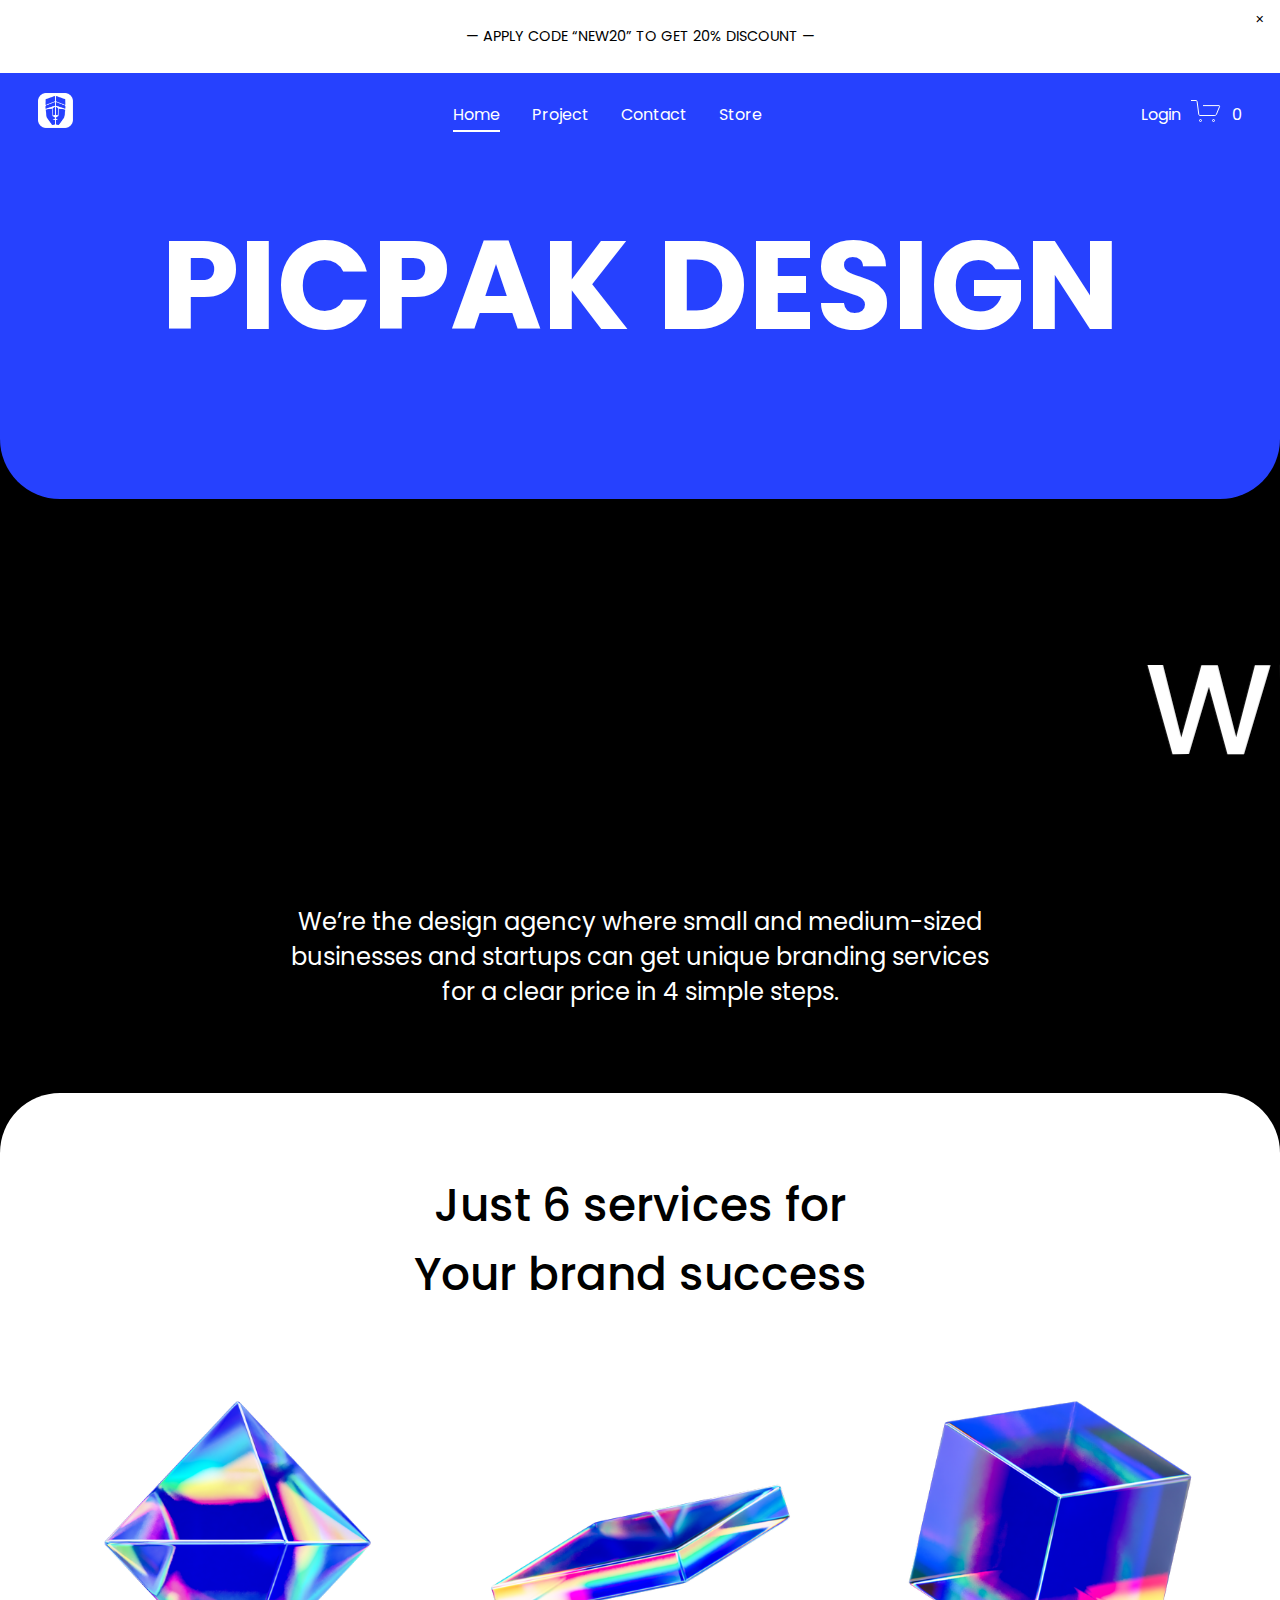
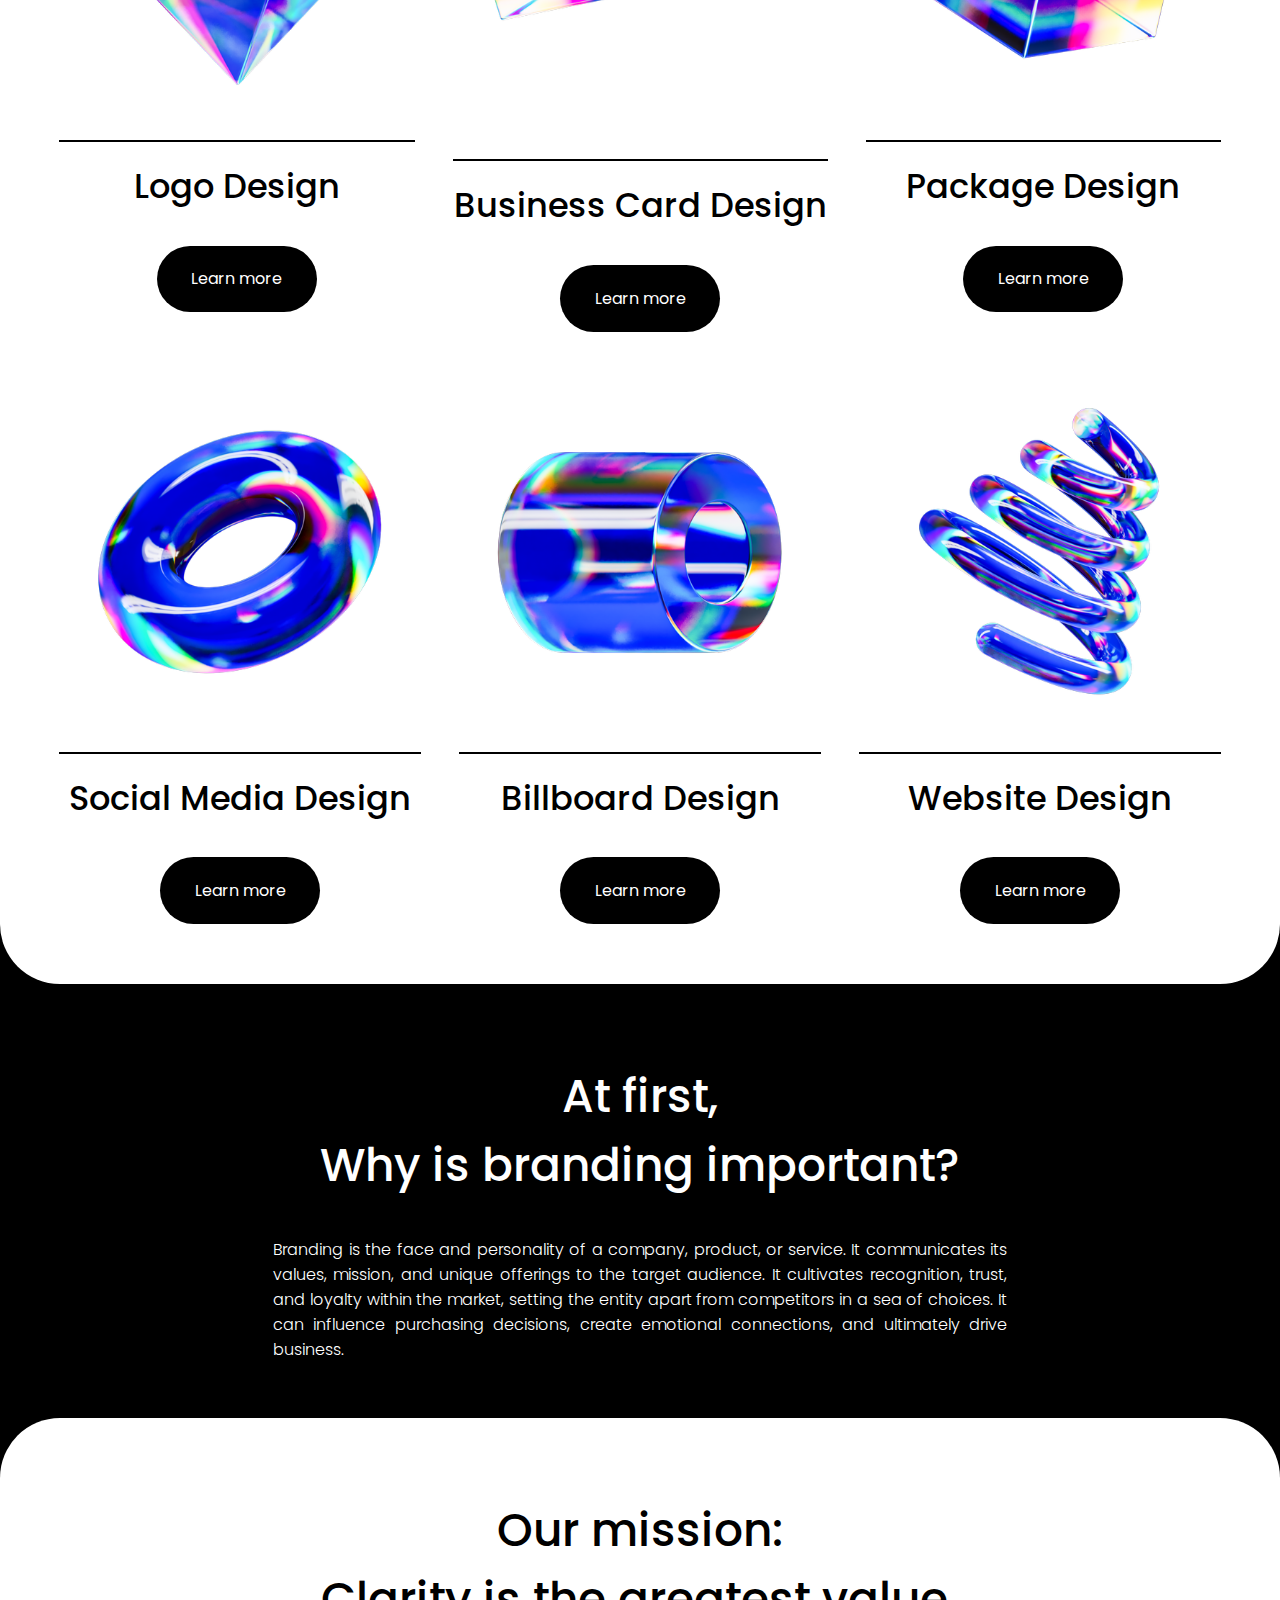
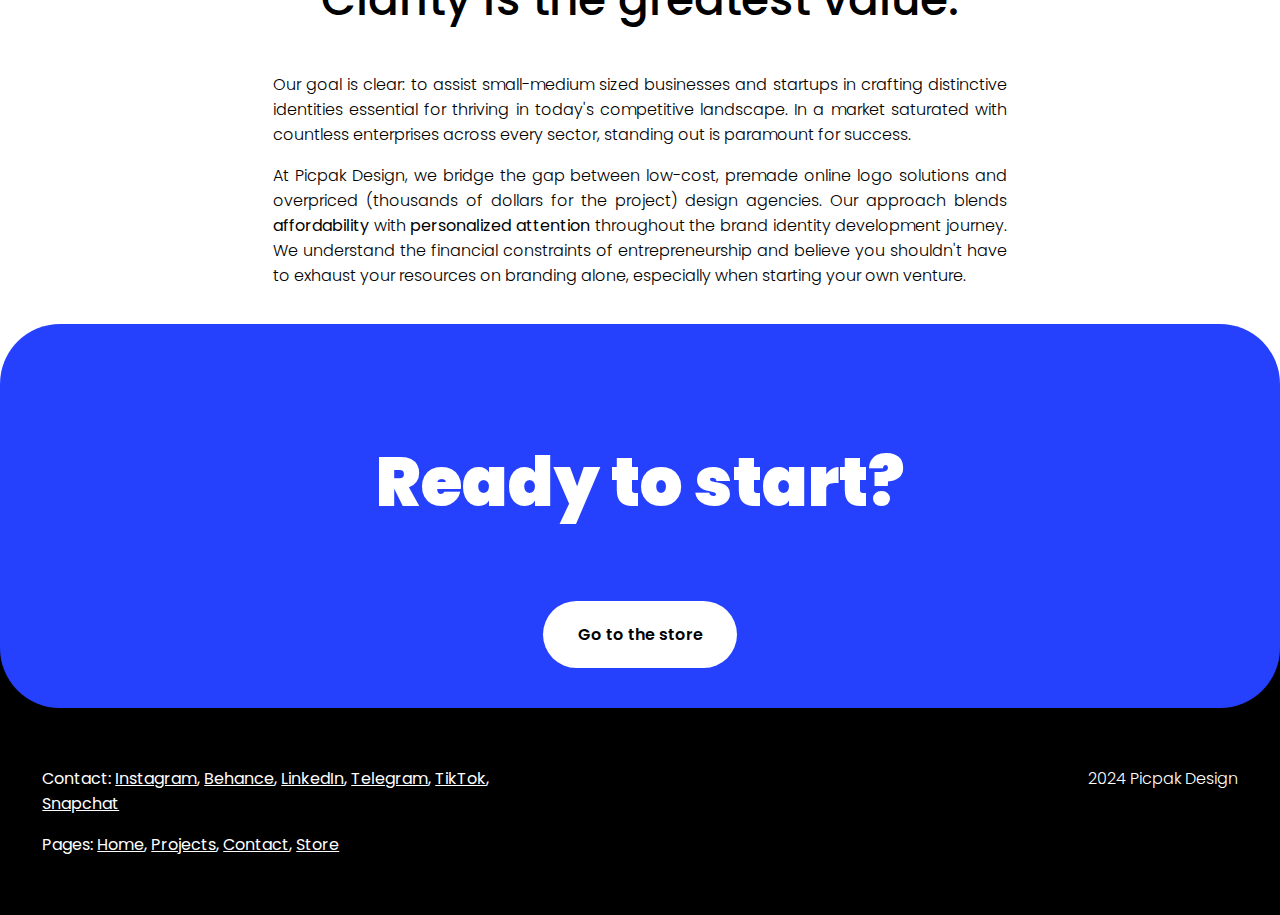
<file: index.html>
<!DOCTYPE html>
<html lang="en">

<head>
    <meta charset="UTF-8">
    <meta name="viewport" content="width=device-width, initial-scale=1.0">
    <title>Picpak Design</title>
    <link href="https://fonts.googleapis.com/css2?family=Poppins:wght@400;500;600;700&display=swap" rel="stylesheet">
    <link rel="stylesheet" href="./assets/styles/style.css ">
</head>

<body>
    <div class="sqs-announcement-bar-dropzone">
        <div class="sqs-announcement-bar-custom-location">
            <div id="yui_3_17_2_1_1712299544339_251"
                class="yui3-widget sqs-widget sqs-announcement-bar sqs-announcement-bar-focused">
                <div id="yui_3_17_2_1_1712299544339_253" class="sqs-announcement-bar-content"><a
                        class="sqs-announcement-bar-url" href="#" aria-labelledby="announcement-bar-text-inner-id"
                        id="yui_3_17_2_1_1712299544339_319"></a>


                    <div class="sqs-announcement-bar-text">
                        <span class="sqs-announcement-bar-close" tabindex="0" role="button"
                            aria-label="Close Announcement"></span>
                        <div id="announcement-bar-text-inner-id" class="sqs-announcement-bar-text-inner">
                            <p class="" style="white-space:pre-wrap;">— APPLY CODE “NEW20” TO GET 20% DISCOUNT —</p>
                        </div>
                    </div>
                </div>
            </div>
        </div>
    </div>

    <!-- navbar section  -->

    <header class="header-section" id="header">
        <div class="header-content">
            <div class="logo">
                <img src="./assets/images/Mask232.png" alt="">
            </div>
            <div class="menu-items">
                <ul>
                    <li class="active"><a href="">
                            Home
                        </a></li>
                    <li><a href="projects.html">
                            Project
                        </a></li>
                    <li><a href="">
                            Contact
                        </a></li>
                    <li><a href="">
                            Store
                        </a></li>
                </ul>
            </div>
            <div class="cart">
                <a href="" class="login-text">
                    Login
                </a>
                <div class="cart-img">
                    <img src="./assets/images/svgexport-1 (2).svg" alt="">
                </div>
                <a href="" class="login">
                    0
                </a>
                <div class="burger-box" id="burger-box">
                    <div class="burger-inner header-menu-icon-doubleLineHamburger" id="burger-inner">
                        <div class="top-bun"></div>
                        <div class="bottom-bun"></div>
                    </div>
                </div>
            </div>
        </div>
    </header>

    <div class="hero-section">
        <h1>
            PICPAK DESIGN
        </h1>
    </div>

    <div class="second-section">
        <marquee class="Marquee-display fade-edges">


            <h1 class="mar-text"
                style=" --marquee-font-size-value: 8;transition-timing-function: ease;transition-duration: 0.45s;transition-delay: 0.22s; font-weight: 500;"
                class="preScale scaleIn">
                <svg class="Marquee-svg" fill="currentColor" aria-hidden="true"
                    style=" transform: translateY(18.3px);overflow: visible;">
                    <g class="Marquee-path-group" transform="translate(0, 9.15)" fill="#FFFFFF">
                        <path class="Marquee-path" fill="none" stroke="#000000" stroke-width="0px"
                            d="M-850,121.146  L-850,121.146 S-283.05,151.14600000000002 0,151.14600000000002 S566.95,121.146 850,121.146 S1416.95,151.14600000000002 1700,151.14600000000002 S2266.95,121.146 2550,121.146"
                            stroke-dasharray="901 65.372 " id="d1f74a8306ca23b53dec" stroke-dashoffset="190"
                            stroke-opacity="0"></path>
                    </g>
                    <text fill="#FFFFFF">
                        <textPath class="Marquee-svg-text" href="#d1f74a8306ca23b53dec" startOffset="-190"
                            fill="#FFFFFF">
                            <tspan class="Marquee-svg-text" x="0" style="display: none;" fill="#FFFFFF">WHO ARE WE?
                            </tspan>
                            <tspan class="Marquee-svg-text" x="966.372" style="display: block;" fill="#FFFFFF">WHO ARE
                                WE?</tspan>
                            <tspan class="Marquee-svg-text" x="1932.744" style="display: block;" fill="#FFFFFF">WHO ARE
                                WE?</tspan>
                            <tspan class="Marquee-svg-text" x="2899.116" style="display: none;" fill="#FFFFFF">WHO ARE
                                WE?</tspan>
                            <tspan class="Marquee-svg-text" x="3865.488" style="display: none;" fill="#FFFFFF">WHO ARE
                                WE?</tspan>
                            <tspan class="Marquee-svg-text" x="4831.86" style="display: none;" fill="#FFFFFF">WHO ARE
                                WE?</tspan>
                            <tspan class="Marquee-svg-text" x="5798.232" style="display: none;" fill="#FFFFFF">WHO ARE
                                WE?</tspan>
                            <tspan class="Marquee-svg-text" x="6764.604" style="display: none;" fill="#FFFFFF">WHO ARE
                                WE?</tspan>
                            <tspan class="Marquee-svg-text" x="7730.976000000001" style="display: none;" fill="#FFFFFF">
                                WHO ARE WE?</tspan>
                            <tspan class="Marquee-svg-text" x="8697.348" style="display: none;" fill="#FFFFFF">WHO ARE
                                WE?</tspan>
                        </textPath>
                    </text>
                    <text fill="#FFFFFF">
                        <textPath class="Marquee-svg-group" visibility="hidden" href="#d1f74a8306ca23b53dec"
                            fill="#FFFFFF">

                            <tspan class="Marquee-svg-text" fill="#FFFFFF">WHO ARE WE?</tspan>

                        </textPath>
                    </text>
                    <g class="Marquee-hitbox" data-hitbox="" aria-labelledby="ariaLabeld1f74a8306ca23b53dec"
                        fill="#FFFFFF">
                        <g class="Marquee-path-hitbox-group" transform="translate(0, -30.286500000000004)"
                            fill="#FFFFFF">
                            <path class="Marquee-path-hitbox" fill="none" stroke="#000000"
                                d="M-850,121.146  L-850,121.146 S-283.05,151.14600000000002 0,151.14600000000002 S566.95,121.146 850,121.146 S1416.95,151.14600000000002 1700,151.14600000000002 S2266.95,121.146 2550,121.146"
                                id="d1f74a8306ca23b53dec" stroke-width="183" stroke-opacity="0"></path>
                            <path class="Marquee-path-hitbox-focus-outline" fill="none" stroke="#000000"
                                stroke-width="2px" d="
              M-850,213
               L-850,164.7 S-283.05,194.7 0,194.7 S566.95,164.7 850,164.7 S1416.95,194.7 1700,194.7 S2266.95,164.7 2550,164.7
              M-850,30
               L-850,18.3 S-283.05,48.3 0,48.3 S566.95,18.3 850,18.3 S1416.95,48.3 1700,48.3 S2266.95,18.3 2550,18.3
            " style="transform: translateY(18.3px);" stroke-opacity="0"></path>
                        </g>
                    </g>
                </svg>

                <span class="v6-visually-hidden" id="ariaLabeld1f74a8306ca23b53dec">
                    WHO ARE WE?
                </span>
            </h1>

            <div class="Marquee-track"></div>
        </marquee>
    </div>

    <div class="description-section">
        <p>
            We’re the design agency where small and medium-sized businesses and startups can get unique branding
            services for a clear price in 4 simple steps.
        </p>
    </div>
    <!-- services-section -->
    <div class="services-section">
        <div class="" style="text-align: center;">
            <h2 class="title-ser">
                Just 6 services for <br>
                Your brand success
            </h2>
        </div>
        <div class="custom-container">



            <div class="row">
                <div class="column">
                    <div class="card">
                        <img src="./assets/images/45.png" alt="">
                        <div class="" style="border: 1px solid black; margin: 20px 0px; width: 100%;"></div>
                        <div class="bottom-sec">
                            <h3 style="text-align: center; transition-timing-function: ease; transition-duration: 0.45s; transition-delay: 0.28s;"
                                class="preScale scaleIn">Logo Design</h3>
                            <a href="#" class="sqs-block-button-element--medium " data-initialized="true" tabindex="0">
                                Learn more
                            </a>
                        </div>

                    </div>
                </div>
                <div class="column">
                    <div class="card">
                        <img src="./assets/images/34.png" alt="">
                        <div class="" style="border: 1px solid black; margin: 20px 0px; width: 100%;"></div>
                        <div class="bottom-sec">
                            <h3 style="text-align: center; transition-timing-function: ease; transition-duration: 0.45s; transition-delay: 0.28s;"
                                class="preScale scaleIn">Business Card Design</h3>
                            <a href="#" class="sqs-block-button-element--medium " data-initialized="true" tabindex="0">
                                Learn more
                            </a>
                        </div>
                    </div>
                </div>
                <div class="column">
                    <div class="card">
                        <img src="./assets/images/Package+Pack.png" alt="">
                        <div class="" style="border: 1px solid black; margin: 20px 0px; width: 100%;"></div>
                        <div class="bottom-sec">
                            <h3 style="text-align: center; transition-timing-function: ease; transition-duration: 0.45s; transition-delay: 0.28s;"
                                class="preScale scaleIn">Package Design</h3>
                            <a href="#" class="sqs-block-button-element--medium " data-initialized="true" tabindex="0">
                                Learn more
                            </a>
                        </div>
                    </div>
                </div>
            </div>
            <div class="row">
                <div class="column">
                    <div class="card">
                        <img src="./assets/images/26.png" alt="">
                        <div class="" style="border: 1px solid black; margin: 20px 0px; width: 100%;"></div>
                        <div class="bottom-sec">
                            <h3 style="text-align: center; transition-timing-function: ease; transition-duration: 0.45s; transition-delay: 0.28s;"
                                class="preScale scaleIn">Social Media Design</h3>
                            <a href="#" class="sqs-block-button-element--medium " data-initialized="true" tabindex="0">
                                Learn more
                            </a>
                        </div>

                    </div>
                </div>
                <div class="column">
                    <div class="card">
                        <img src="./assets/images/40.png" alt="">
                        <div class="" style="border: 1px solid black; margin: 20px 0px; width: 100%;"></div>
                        <div class="bottom-sec">
                            <h3 style="text-align: center; transition-timing-function: ease; transition-duration: 0.45s; transition-delay: 0.28s;"
                                class="preScale scaleIn">Billboard Design</h3>
                            <a href="#" class="sqs-block-button-element--medium " data-initialized="true" tabindex="0">
                                Learn more
                            </a>
                        </div>
                    </div>
                </div>
                <div class="column">
                    <div class="card">
                        <img src="./assets/images/30.jpeg" alt="">
                        <div class="" style="border: 1px solid black; margin: 20px 0px; width: 100%;"></div>
                        <div class="bottom-sec">
                            <h3 style="text-align: center; transition-timing-function: ease; transition-duration: 0.45s; transition-delay: 0.28s;"
                                class="preScale scaleIn">Website Design</h3>
                            <a href="#" class="sqs-block-button-element--medium " data-initialized="true" tabindex="0">
                                Learn more
                            </a>
                        </div>
                    </div>
                </div>
            </div>
        </div>
    </div>

    <!-- branding-section -->

    <section class="branding-section">
        <div class="custom-container">

            <div class="branding">
                <h2 style="text-align: center; white-space: pre-wrap; transition-timing-function: ease; transition-duration: 0.45s; transition-delay: 0.45s;"
                    class=" scaleIn2">At first,<br>Why is branding important?</h2>
                <p style="text-align: justify; white-space: normal !important;" class="preFade">Branding is the
                    face and personality of a company, product, or service. It
                    communicates its values, mission, and unique offerings to the target audience. It cultivates
                    recognition, trust, and loyalty within the market, setting the entity apart from competitors in a
                    sea of choices. It can influence purchasing decisions, create emotional connections, and ultimately
                    drive business.</p>
            </div>
        </div>
    </section>

    <!-- mission-section -->
    <section class="mission-section">
        <div class="custom-container">
            <div class="branding">
                <h2 class="mission-tit" style="text-align: center;  ">Our
                    mission:<br>Clarity
                    is the greatest value.</h2>
                <p style="font-size: 16px; font-weight: 300; text-align: justify; ">
                    Our goal is clear: to assist small-medium sized businesses and startups in crafting distinctive
                    identities essential for thriving in today's competitive landscape. In a market saturated with
                    countless enterprises across every sector, standing out is paramount for success.</p>
                <p style="text-align: justify; white-space: normal !important;font-size: 16px; font-weight: 300; ">At
                    Picpak Design, we bridge the gap between low-cost, premade online logo
                    solutions and overpriced (thousands of dollars for the project) design agencies. Our approach blends
                    <strong>affordability</strong> with <strong>personalized attention</strong> throughout the brand
                    identity development journey. We understand the financial constraints of entrepreneurship and
                    believe you shouldn't have to exhaust your resources on branding alone, especially when starting
                    your own venture.
                </p>
            </div>
        </div>
    </section>
    <!-- ready-section -->

    <section class="ready-section">
        <p style="text-align: center;   " class="sqsrte-small  "><strong>Ready to
                start?</strong></p>
        <a href="#" class="sqs-block-button-element--large  " data-initialized="true" tabindex="0">
            Go to the store
        </a>

    </section>


    <!-- footer-section  -->
    <footer class="footer-section">
        <div class="footer-content">
            <div class="links-soacial">
                <p class="" style=" ">
                    Contact: <a href="https://www.instagram.com/picpak_design/?igshid=YmMyMTA2M2Y%3D"
                        tabindex="0">Instagram</a>, <a href="#" tabindex="0">Behance</a>, <a href="#"
                        tabindex="0">LinkedIn</a>, <a href="#" tabindex="0">Telegram</a>, <a href="#"
                        tabindex="0">TikTok</a>, <br> <a href="#" tabindex="0">Snapchat</a></p>
                <p>
                    Pages: <a href="#" target="" tabindex="0">Home</a>, <a href="#" tabindex="0">Projects</a>, <a
                        href="#" tabindex="0">Contact</a>, <a href="#" tabindex="0">Store</a></p>
            </div>
            <div class="links-soacial">
                <p style="text-align: right;  " class="preFade fadeIn">2024 Picpak Design</p>
            </div>
        </div>
    </footer>
    <script>
        let prevScrollPos = window.pageYOffset;
        const header = document.getElementById("header");

        window.onscroll = function () {
            let currentScrollPos = window.pageYOffset;
            let headerTopPosition;

            // Hide/show header based on scroll direction
            if (prevScrollPos > currentScrollPos) {
                header.style.top = "0";
            } else {
                header.style.top = "-80px"; // Default value for desktop
            }

            prevScrollPos = currentScrollPos;

            // Fix header and change background color when scrolling past its initial position
            if (window.pageYOffset > header.offsetTop) {
                header.classList.add("fixed");
            } else {
                header.classList.remove("fixed");
            }

            // Adjust top position based on screen width
            if (window.innerWidth <= 768) {
                headerTopPosition = "120px"; // For mobile screens
            } else {
                headerTopPosition = "80px"; // For desktop screens
            }

            // When reaching the top of the screen
            if (currentScrollPos === 0) {
                header.style.top = headerTopPosition;
            }
        };
    </script>
    <script>
        document.addEventListener('DOMContentLoaded', function () {
            var burgerBox = document.getElementById('burger-box');
            var burgerInner = document.getElementById('burger-inner');

            burgerBox.addEventListener('click', function () {
                burgerInner.classList.toggle('close');
            });
        });
    </script>
</body>

</html>
</file>
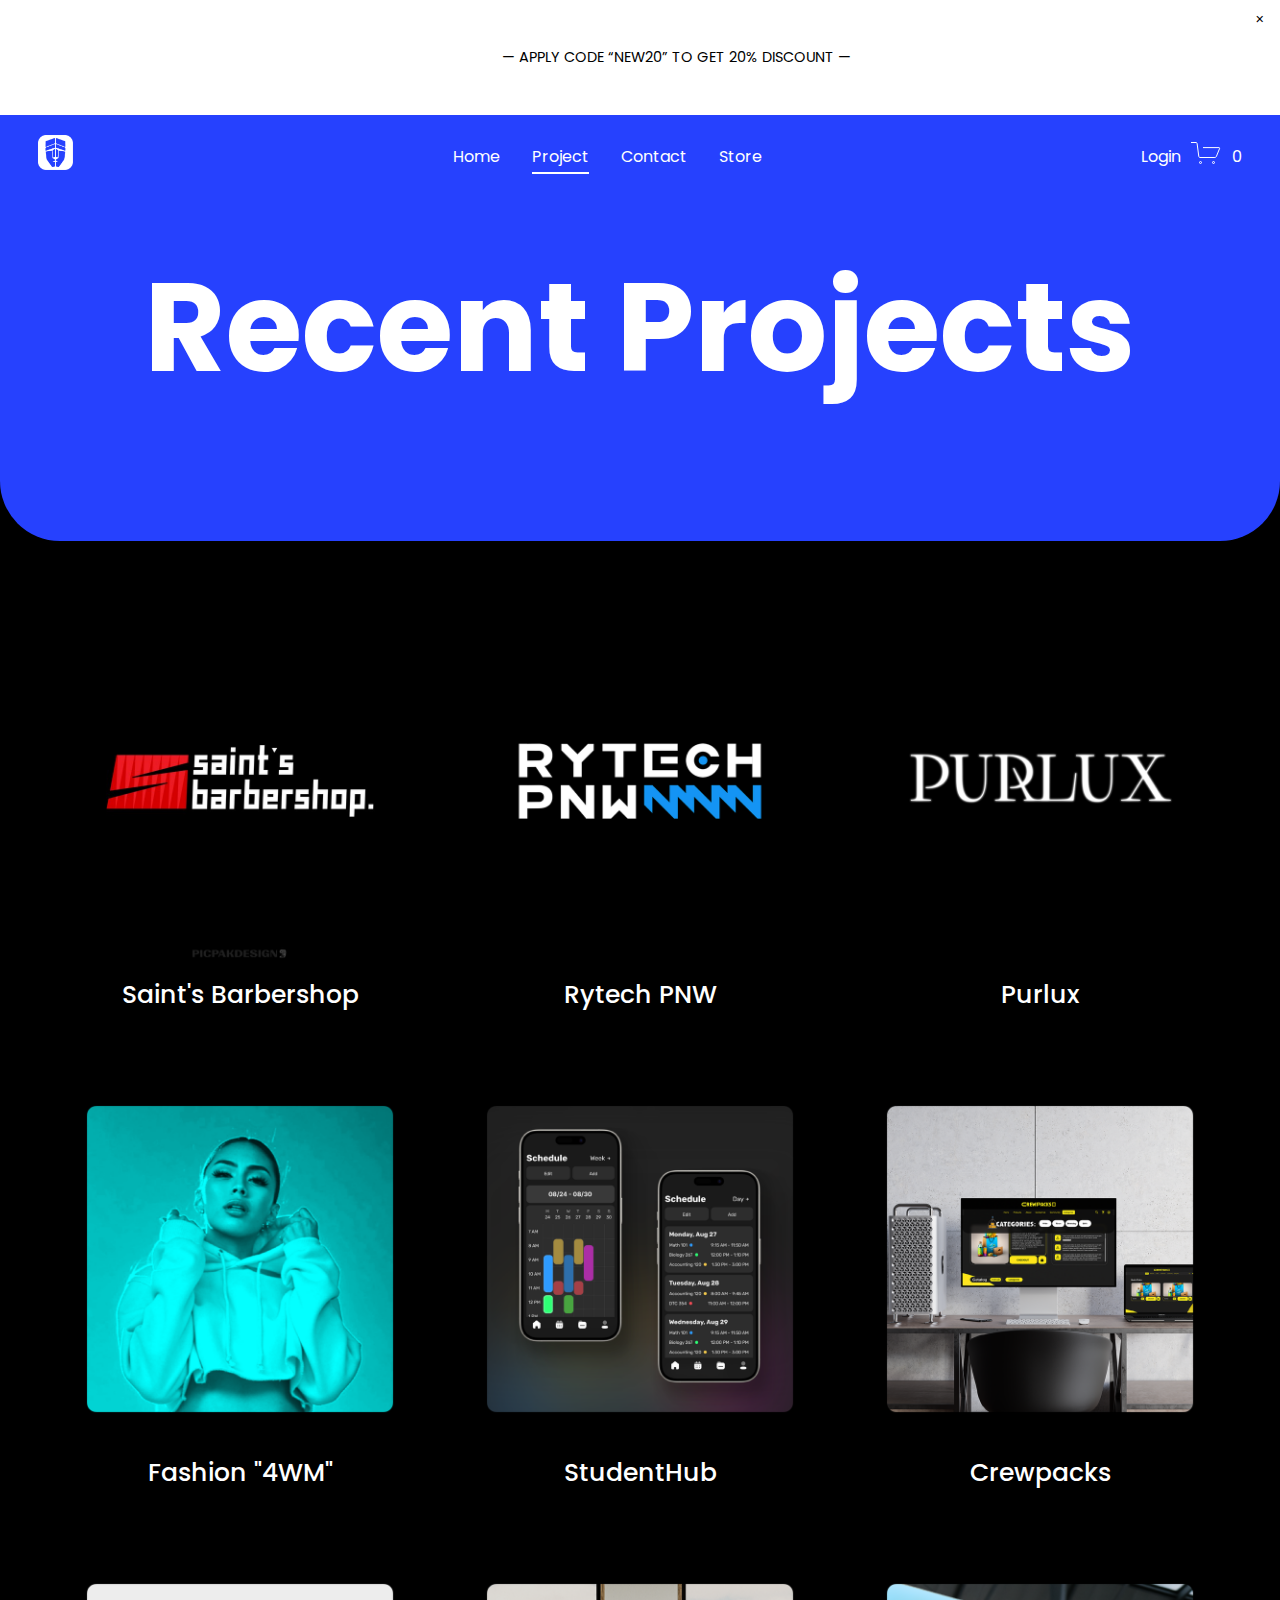
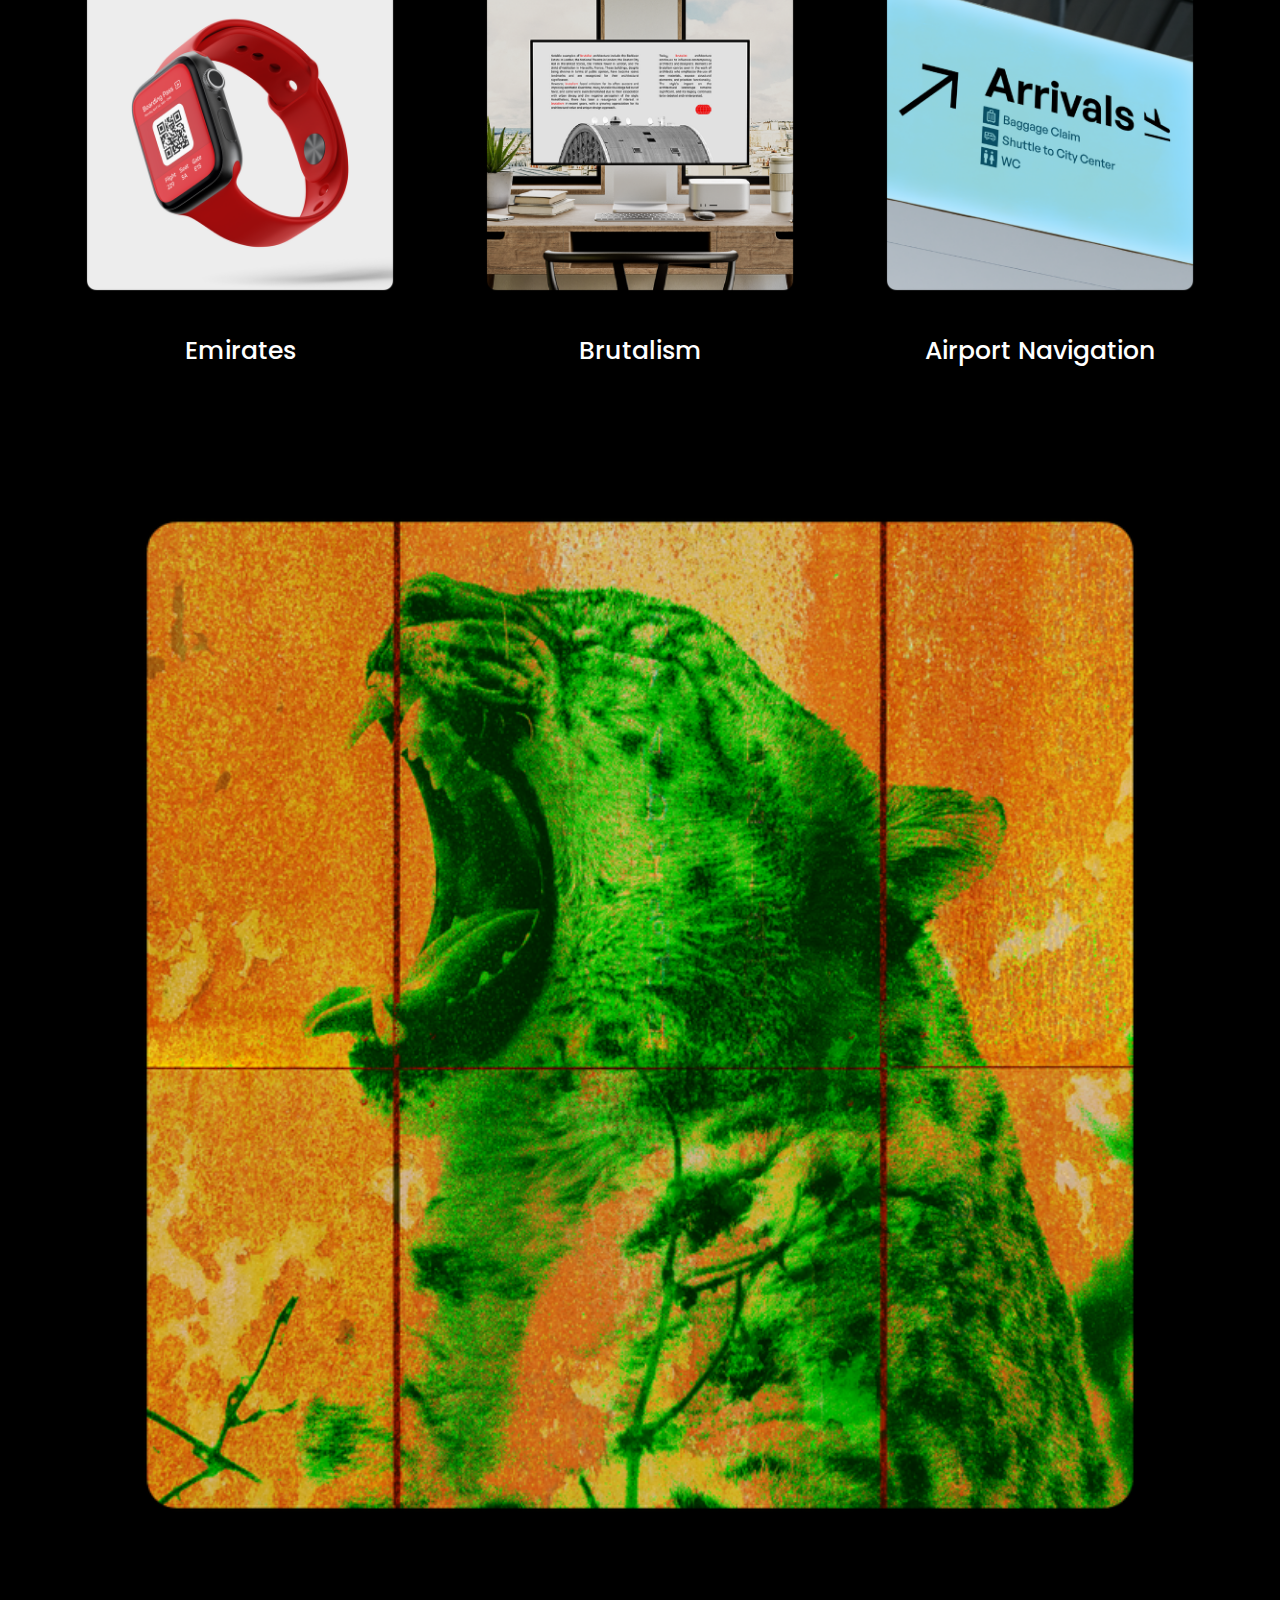
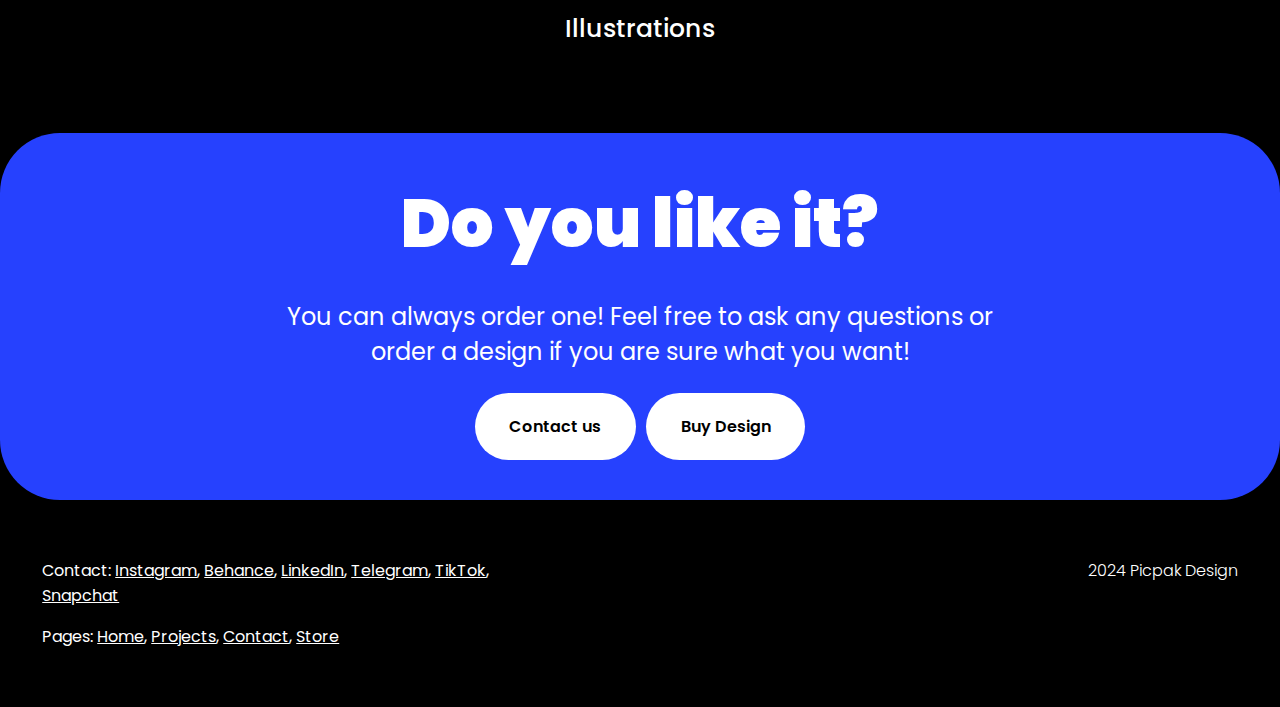
<file: projects.html>
<!DOCTYPE html>
<html lang="en">
  <head>
    <meta charset="UTF-8" />
    <meta name="viewport" content="width=device-width, initial-scale=1.0" />
    <title>Picpak Design</title>
    <link
      href="https://fonts.googleapis.com/css2?family=Poppins:wght@400;500;600;700&display=swap"
      rel="stylesheet"
    />
    <link rel="stylesheet" href="./assets/styles/style.css " />
  </head>

  <body>
    <div class="sqs-announcement-bar-dropzone">
      <div class="sqs-announcement-bar-custom-location">
        <div
          id="yui_3_17_2_1_1712299544339_251"
          class="yui3-widget sqs-widget sqs-announcement-bar sqs-announcement-bar-focused"
        >
          <div
            id="yui_3_17_2_1_1712299544339_253"
            class="sqs-announcement-bar-content"
          >
            <a
              class="sqs-announcement-bar-url"
              href="#"
              aria-labelledby="announcement-bar-text-inner-id"
              id="yui_3_17_2_1_1712299544339_319"
            ></a>

            <div class="sqs-announcement-bar-text">
              <span
                class="sqs-announcement-bar-close"
                tabindex="0"
                role="button"
                aria-label="Close Announcement"
              ></span>
              <div
                id="announcement-bar-text-inner-id"
                class="sqs-announcement-bar-text-inner"
              >
                <p class="" style="white-space: pre-wrap">
                  — APPLY CODE “NEW20” TO GET 20% DISCOUNT —
                </p>
              </div>
            </div>
          </div>
        </div>
      </div>
    </div>

    <!-- navbar section  -->

    <header class="header-section" id="header">
      <div class="header-content">
        <div class="logo">
          <img src="./assets/images/Mask232.png" alt="" />
        </div>
        <div class="menu-items">
          <ul>
            <li><a href="index.html"> Home </a></li>
            <li class="active"><a href="#"> Project </a></li>
            <li><a href=""> Contact </a></li>
            <li><a href=""> Store </a></li>
          </ul>
        </div>
        <div class="cart">
          <a href="" class="login-text"> Login </a>
          <div class="cart-img">
            <img src="./assets/images/svgexport-1 (2).svg" alt="" />
          </div>
          <a href="" class="login"> 0 </a>
          <div class="burger-box" id="burger-box">
            <div
              class="burger-inner header-menu-icon-doubleLineHamburger"
              id="burger-inner"
            >
              <div class="top-bun"></div>
              <div class="bottom-bun"></div>
            </div>
          </div>
        </div>
      </div>
    </header>

    <div class="hero-section">
      <h1>Recent Projects</h1>
    </div>

    <!-- projects-section -->

    <section class="projects-section">
      <div class="custom-container">
        <div class="row">
          <div class="column">
            <a href="saint.html" style="text-decoration: none">
              <div class="card2">
                <img
                  src="./assets/images/Saint's+Barbershop+Logo-10.jpg"
                  alt=""
                />
                <h3 class="projects">Saint's Barbershop</h3>
              </div>
            </a>
          </div>
          <div class="column">
            <a href="rytech.html" style="text-decoration: none">
              <div class="card2">
                <img src="./assets/images/Rytech+PNW+copy.png" alt="" />
                <h3 class="projects">Rytech PNW</h3>
              </div>
            </a>
          </div>
          <div class="column">
            <a href="purlux-brand-identity.html" style="text-decoration: none">
              <div class="card2">
                <img src="./assets/images/Purlux+logo.png" alt="" />
                <h3 class="projects">Purlux</h3>
              </div>
            </a>
          </div>
        </div>
        <div class="row">
          <div class="column">
            <a href="fashion.html" style="text-decoration: none">
              <div class="card2">
                <img src="./assets/images/Photo+35.png" alt="" />
                <h3 class="projects">Fashion "4WM"</h3>
              </div>
            </a>
          </div>
          <div class="column">
            <a href="studenthub.html" style="text-decoration: none">
              <div class="card2">
                <img src="./assets/images/12233.png" alt="" />
                <h3 class="projects">StudentHub</h3>
              </div>
            </a>
          </div>
          <div class="column">
            <a href="" style="text-decoration: none">
              <div class="card2">
                <img src="./assets/images/12344.png" alt="" />
                <h3 class="projects">Crewpacks</h3>
              </div>
            </a>
          </div>
        </div>
        <div class="row">
          <div class="column">
            <a href="" style="text-decoration: none">
              <div class="card2">
                <img src="./assets/images/1232.png" alt="" />
                <h3 class="projects">Emirates</h3>
              </div>
            </a>
          </div>
          <div class="column">
            <a href="" style="text-decoration: none">
              <div class="card2">
                <img src="./assets/images/12321.png" alt="" />
                <h3 class="projects">Brutalism</h3>
              </div>
            </a>
          </div>
          <div class="column">
            <a href="" style="text-decoration: none">
              <div class="card2">
                <img src="./assets/images/1234.png" alt="" />
                <h3 class="projects">Airport Navigation</h3>
              </div>
            </a>
          </div>
        </div>
        <div class="row">
          <div class="column">
            <a href="" style="text-decoration: none">
              <div class="card2">
                <img src="./assets/images/123.png" alt="" />
                <h3 class="projects">Illustrations</h3>
              </div>
            </a>
          </div>
          <!-- <div class="column">
                    <a href="" style="text-decoration: none;">

                        <div class="card2">
                            <img src="./assets/images/12321.png" alt="">
                            <h3 class="projects">Brutalism</h3>

                        </div>
                    </a>
                </div>
                <div class="column">
                    <a href="" style="text-decoration: none;">

                        <div class="card2">
                            <img src="./assets/images/1234.png" alt="">
                            <h3 class="projects">Airport Navigation</h3>

                        </div>
                    </a>
                </div> -->
        </div>
      </div>
    </section>

    <!-- ready-section -->

    <section class="ready-section2">
      <p style="text-align: center; margin: 0" class="sqsrte-small">
        <strong>Do you like it?</strong>
      </p>
      <p style="text-align: center; font-size: 24px; color: white" class=" ">
        You can always order one! Feel free to ask any questions or <br />
        order a design if you are sure what you want!
      </p>
      <div class="" style="display: flex; gap: 10px; flex-wrap: wrap">
        <a
          href="#"
          class="sqs-block-button-element--large"
          data-initialized="true"
          tabindex="0"
        >
          Contact us
        </a>
        <a
          href="#"
          class="sqs-block-button-element--large"
          data-initialized="true"
          tabindex="0"
        >
          Buy Design
        </a>
      </div>
    </section>

    <!-- footer-section  -->
    <footer class="footer-section">
      <div class="footer-content">
        <div class="links-soacial">
          <p class="" style="">
            Contact:
            <a
              href="https://www.instagram.com/picpak_design/?igshid=YmMyMTA2M2Y%3D"
              tabindex="0"
              >Instagram</a
            >, <a href="#" tabindex="0">Behance</a>,
            <a href="#" tabindex="0">LinkedIn</a>,
            <a href="#" tabindex="0">Telegram</a>,
            <a href="#" tabindex="0">TikTok</a>, <br />
            <a href="#" tabindex="0">Snapchat</a>
          </p>
          <p>
            Pages: <a href="#" target="" tabindex="0">Home</a>,
            <a href="#" tabindex="0">Projects</a>,
            <a href="#" tabindex="0">Contact</a>,
            <a href="#" tabindex="0">Store</a>
          </p>
        </div>
        <div class="links-soacial">
          <p style="text-align: right" class="preFade fadeIn">
            2024 Picpak Design
          </p>
        </div>
      </div>
    </footer>
    <script>
      let prevScrollPos = window.pageYOffset;
      const header = document.getElementById("header");

      window.onscroll = function () {
        let currentScrollPos = window.pageYOffset;
        let headerTopPosition;

        // Hide/show header based on scroll direction
        if (prevScrollPos > currentScrollPos) {
          header.style.top = "0";
        } else {
          header.style.top = "-80px"; // Default value for desktop
        }

        prevScrollPos = currentScrollPos;

        // Fix header and change background color when scrolling past its initial position
        if (window.pageYOffset > header.offsetTop) {
          header.classList.add("fixed");
        } else {
          header.classList.remove("fixed");
        }

        // Adjust top position based on screen width
        if (window.innerWidth <= 768) {
          headerTopPosition = "110px"; // For mobile screens
        } else {
          headerTopPosition = "80px"; // For desktop screens
        }

        // When reaching the top of the screen
        if (currentScrollPos === 0) {
          header.style.top = headerTopPosition;
        }
      };
    </script>
    <script>
      document.addEventListener("DOMContentLoaded", function () {
        var burgerBox = document.getElementById("burger-box");
        var burgerInner = document.getElementById("burger-inner");

        burgerBox.addEventListener("click", function () {
          burgerInner.classList.toggle("close");
        });
      });
    </script>
  </body>
</html>
</file>
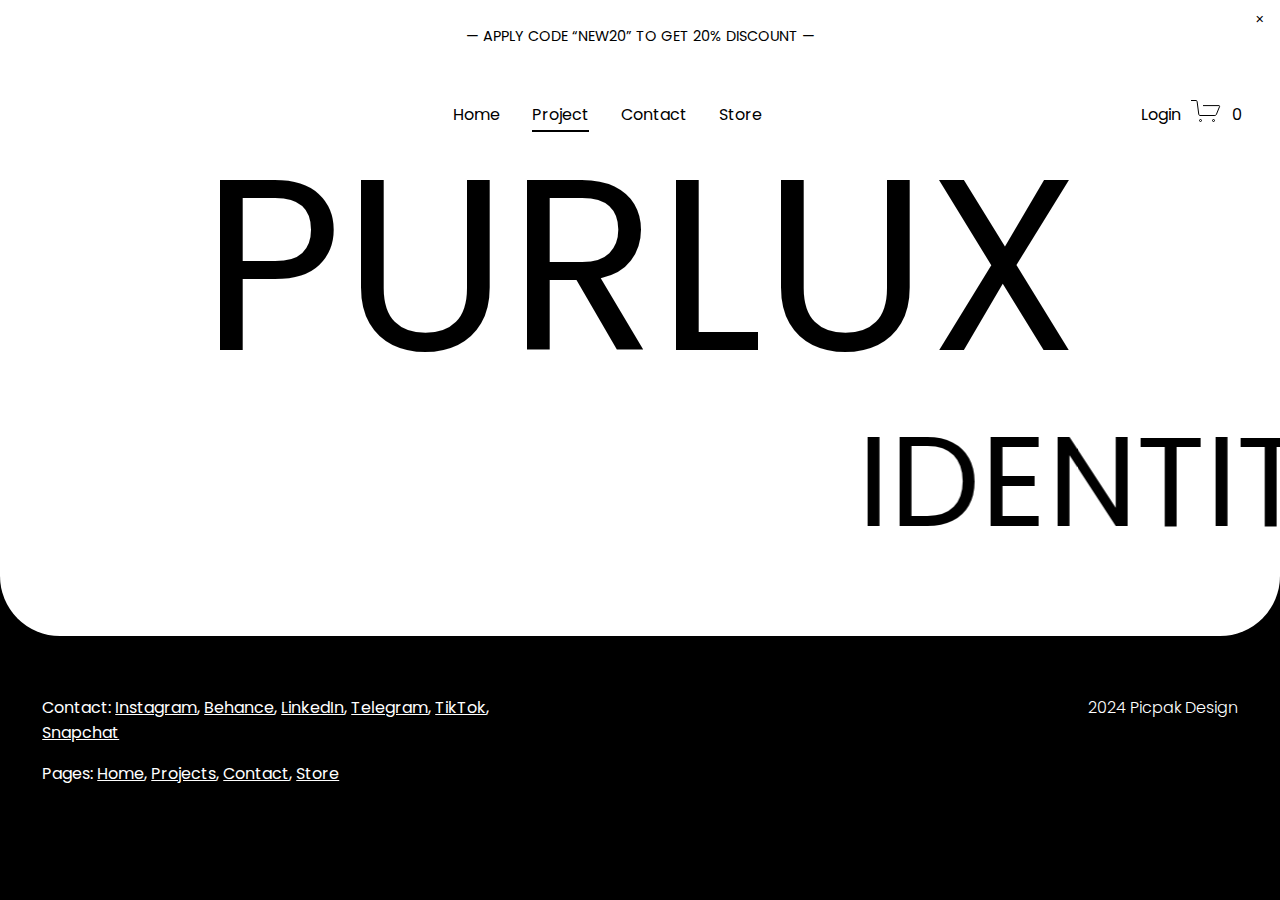
<file: purlux-brand-identity.html>
<!DOCTYPE html>
<html lang="en">

<head>
    <meta charset="UTF-8">
    <meta name="viewport" content="width=device-width, initial-scale=1.0">
    <title>Picpak Design</title>
    <link href="https://fonts.googleapis.com/css2?family=Poppins:wght@400;500;600;700&display=swap" rel="stylesheet">
    <link rel="stylesheet" href="./assets/styles/style.css ">
</head>

<body>
    <div class="sqs-announcement-bar-dropzone">
        <div class="sqs-announcement-bar-custom-location">
            <div id="yui_3_17_2_1_1712299544339_251"
                class="yui3-widget sqs-widget sqs-announcement-bar sqs-announcement-bar-focused">
                <div id="yui_3_17_2_1_1712299544339_253" class="sqs-announcement-bar-content"><a
                        class="sqs-announcement-bar-url" href="#" aria-labelledby="announcement-bar-text-inner-id"
                        id="yui_3_17_2_1_1712299544339_319"></a>


                    <div class="sqs-announcement-bar-text">
                        <span class="sqs-announcement-bar-close" tabindex="0" role="button"
                            aria-label="Close Announcement"></span>
                        <div id="announcement-bar-text-inner-id" class="sqs-announcement-bar-text-inner">
                            <p class="" style="white-space:pre-wrap;">— APPLY CODE “NEW20” TO GET 20% DISCOUNT —</p>
                        </div>
                    </div>
                </div>
            </div>
        </div>
    </div>

    <!-- navbar section  -->

    <header class="header-section" id="header">
        <div class="header-content">
            <div class="logo">
                <img src="./assets/images/Mask232.png" alt="">
            </div>
            <div class="menu-items2">
                <ul>
                    <li><a href="index.html">
                            Home
                        </a></li>
                    <li class="active2"><a href="projects.html">
                            Project
                        </a></li>
                    <li><a href="">
                            Contact
                        </a></li>
                    <li><a href="">
                            Store
                        </a></li>
                </ul>
            </div>
            <div class="cart">
                <a href="" class="login-text" style="color: black;">
                    Login
                </a>
                <div class="cart-img">
                    <img src="./assets/images/black-cart.svg" alt="">
                </div>
                <a href="" class="login" style="color: black;">
                    0
                </a>
                <div class="burger-box" id="burger-box">
                    <div class="burger-inner header-menu-icon-doubleLineHamburger" id="burger-inner">
                        <div class="top-bun"></div>
                        <div class="bottom-bun"></div>
                    </div>
                </div>
            </div>
        </div>
    </header>


    <!-- purlux-main -->

    <section class="purlux-main">
        <div class="title-purlux">
            <p>
                <strong>PURLUX</strong>
            </p>
        </div>
        <marquee behavior="" direction="">
            <p class="mar-text"
                style="  --marquee-font-size-value: 8; margin: 0; transition-timing-function: ease; transition-duration: 0.45s; transition-delay: 0.280851s; box-shadow: 10px 0px 10px rgba(255, 255, 255, 0.7), -10px 0px 10px rgba(255, 255, 255, 0.7);"
                class="preFade fadeIn">
                <svg class="Marquee-svg" fill="currentColor" aria-hidden="true"
                    style="height: auto; transform: translateY(18.3px); overflow: visible;">
                    <g class="Marquee-path-group" transform="translate(0, 9.15)">
                        <path class="Marquee-path" fill="none" stroke="#000000" stroke-width="0px"
                            d="M-550,121.146  L-550,121.146 S-183.15,121.146 0,121.146 S366.85,121.146 550,121.146 S916.85,121.146 1100,121.146 S1466.85,121.146 1650,121.146 S2016.85,121.146 2200,121.146"
                            stroke-dasharray="1106 65.372 " id="69a056f36b7dc773a700" stroke-dashoffset="994"
                            stroke-opacity="0"></path>
                    </g>
                    <text>
                        <textPath class="Marquee-svg-text" href="#69a056f36b7dc773a700" startOffset="-994">
                            <tspan class="Marquee-svg-text" x="0" style="display: none;">IDENTITY PROJECT</tspan>
                            <tspan class="Marquee-svg-text" x="1171.372" style="display: block;">IDENTITY PROJECT
                            </tspan>
                            <tspan class="Marquee-svg-text" x="2342.744" style="display: block;">IDENTITY PROJECT
                            </tspan>
                            <tspan class="Marquee-svg-text" x="3514.116" style="display: none;">IDENTITY PROJECT</tspan>
                            <tspan class="Marquee-svg-text" x="4685.488" style="display: none;">IDENTITY PROJECT</tspan>
                            <tspan class="Marquee-svg-text" x="5856.860000000001" style="display: none;">IDENTITY
                                PROJECT</tspan>
                            <tspan class="Marquee-svg-text" x="7028.232000000001" style="display: none;">IDENTITY
                                PROJECT</tspan>
                        </textPath>
                    </text>
                    <text>
                        <textPath class="Marquee-svg-group" visibility="hidden" href="#69a056f36b7dc773a700">

                            <tspan class="Marquee-svg-text">IDENTITY PROJECT</tspan>

                        </textPath>
                    </text>
                    <g class="Marquee-hitbox" data-hitbox="" aria-labelledby="ariaLabel69a056f36b7dc773a700">
                        <g class="Marquee-path-hitbox-group" transform="translate(0, -30.286500000000004)">
                            <path class="Marquee-path-hitbox" fill="none" stroke="#000000"
                                d="M-550,121.146  L-550,121.146 S-183.15,121.146 0,121.146 S366.85,121.146 550,121.146 S916.85,121.146 1100,121.146 S1466.85,121.146 1650,121.146 S2016.85,121.146 2200,121.146"
                                id="69a056f36b7dc773a700" stroke-width="183" stroke-opacity="0"></path>
                            <path class="Marquee-path-hitbox-focus-outline" fill="none" stroke="#000000"
                                stroke-width="2px" d="
                    M-550,183
                     L-550,164.7 S-183.15,164.7 0,164.7 S366.85,164.7 550,164.7 S916.85,164.7 1100,164.7 S1466.85,164.7 1650,164.7 S2016.85,164.7 2200,164.7
                    M-550,18.3
                     L-550,18.3 S-183.15,18.3 0,18.3 S366.85,18.3 550,18.3 S916.85,18.3 1100,18.3 S1466.85,18.3 1650,18.3 S2016.85,18.3 2200,18.3
                  " style="transform: translateY(18.3px);" stroke-opacity="0"></path>
                        </g>
                    </g>
                </svg>


            </p>
        </marquee>

    </section>



    <!-- footer-section  -->
    <footer class="footer-section">
        <div class="footer-content">
            <div class="links-soacial">
                <p class="" style=" ">
                    Contact: <a href="https://www.instagram.com/picpak_design/?igshid=YmMyMTA2M2Y%3D"
                        tabindex="0">Instagram</a>, <a href="#" tabindex="0">Behance</a>, <a href="#"
                        tabindex="0">LinkedIn</a>, <a href="#" tabindex="0">Telegram</a>, <a href="#"
                        tabindex="0">TikTok</a>, <br> <a href="#" tabindex="0">Snapchat</a></p>
                <p>
                    Pages: <a href="#" target="" tabindex="0">Home</a>, <a href="#" tabindex="0">Projects</a>, <a
                        href="#" tabindex="0">Contact</a>, <a href="#" tabindex="0">Store</a></p>
            </div>
            <div class="links-soacial">
                <p style="text-align: right;  " class="preFade fadeIn">2024 Picpak Design</p>
            </div>
        </div>
    </footer>
    <script>
        let prevScrollPos = window.pageYOffset;
        const header = document.getElementById("header");

        window.onscroll = function () {
            let currentScrollPos = window.pageYOffset;
            let headerTopPosition;

            // Hide/show header based on scroll direction
            if (prevScrollPos > currentScrollPos) {
                header.style.top = "0";
            } else {
                header.style.top = "-80px"; // Default value for desktop
            }

            prevScrollPos = currentScrollPos;

            // Fix header and change background color when scrolling past its initial position
            if (window.pageYOffset > header.offsetTop) {
                header.classList.add("fixed2");
            } else {
                header.classList.remove("fixed2");
            }

            // Adjust top position based on screen width
            if (window.innerWidth <= 768) {
                headerTopPosition = "120px"; // For mobile screens
            } else {
                headerTopPosition = "80px"; // For desktop screens
            }

            // When reaching the top of the screen
            if (currentScrollPos === 0) {
                header.style.top = headerTopPosition;
            }
        };
    </script>
    <script>
        document.addEventListener('DOMContentLoaded', function () {
            var burgerBox = document.getElementById('burger-box');
            var burgerInner = document.getElementById('burger-inner');

            burgerBox.addEventListener('click', function () {
                burgerInner.classList.toggle('close');
            });
        });
    </script>
</body>

</html>
</file>
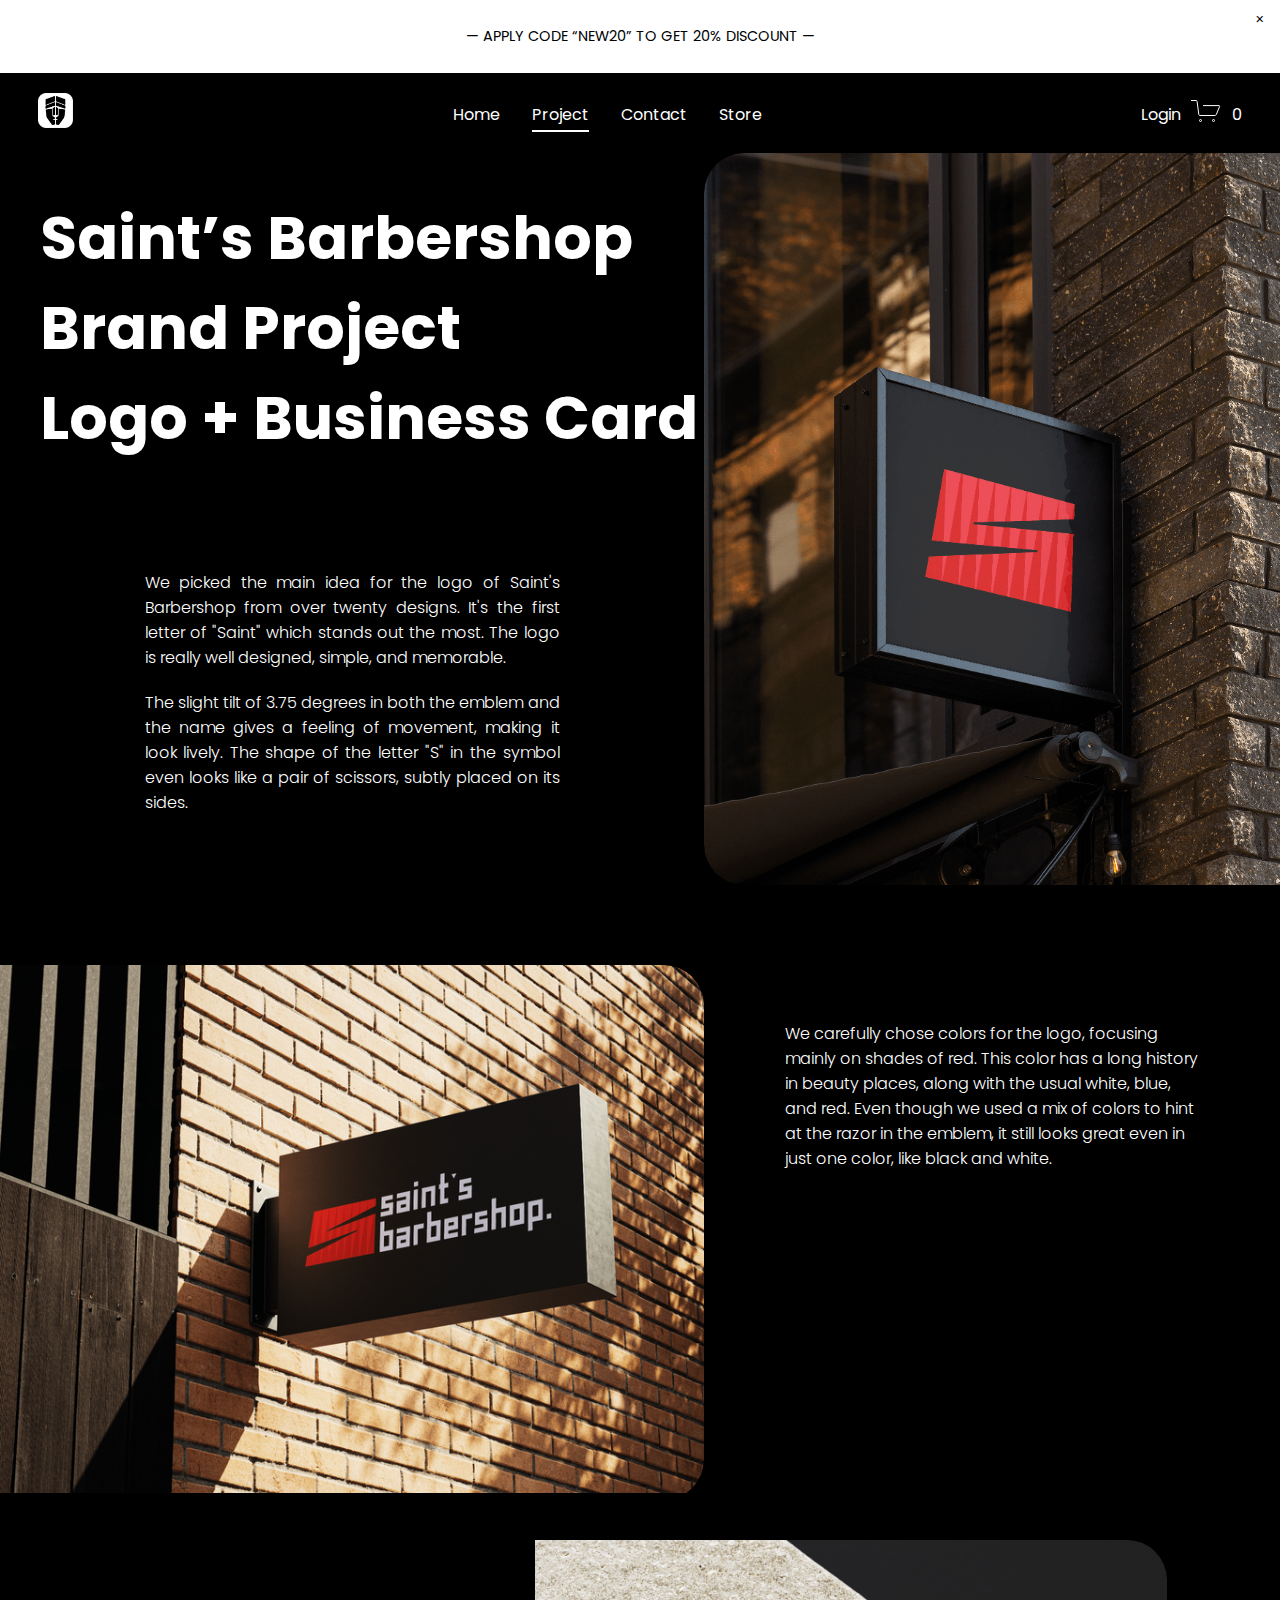
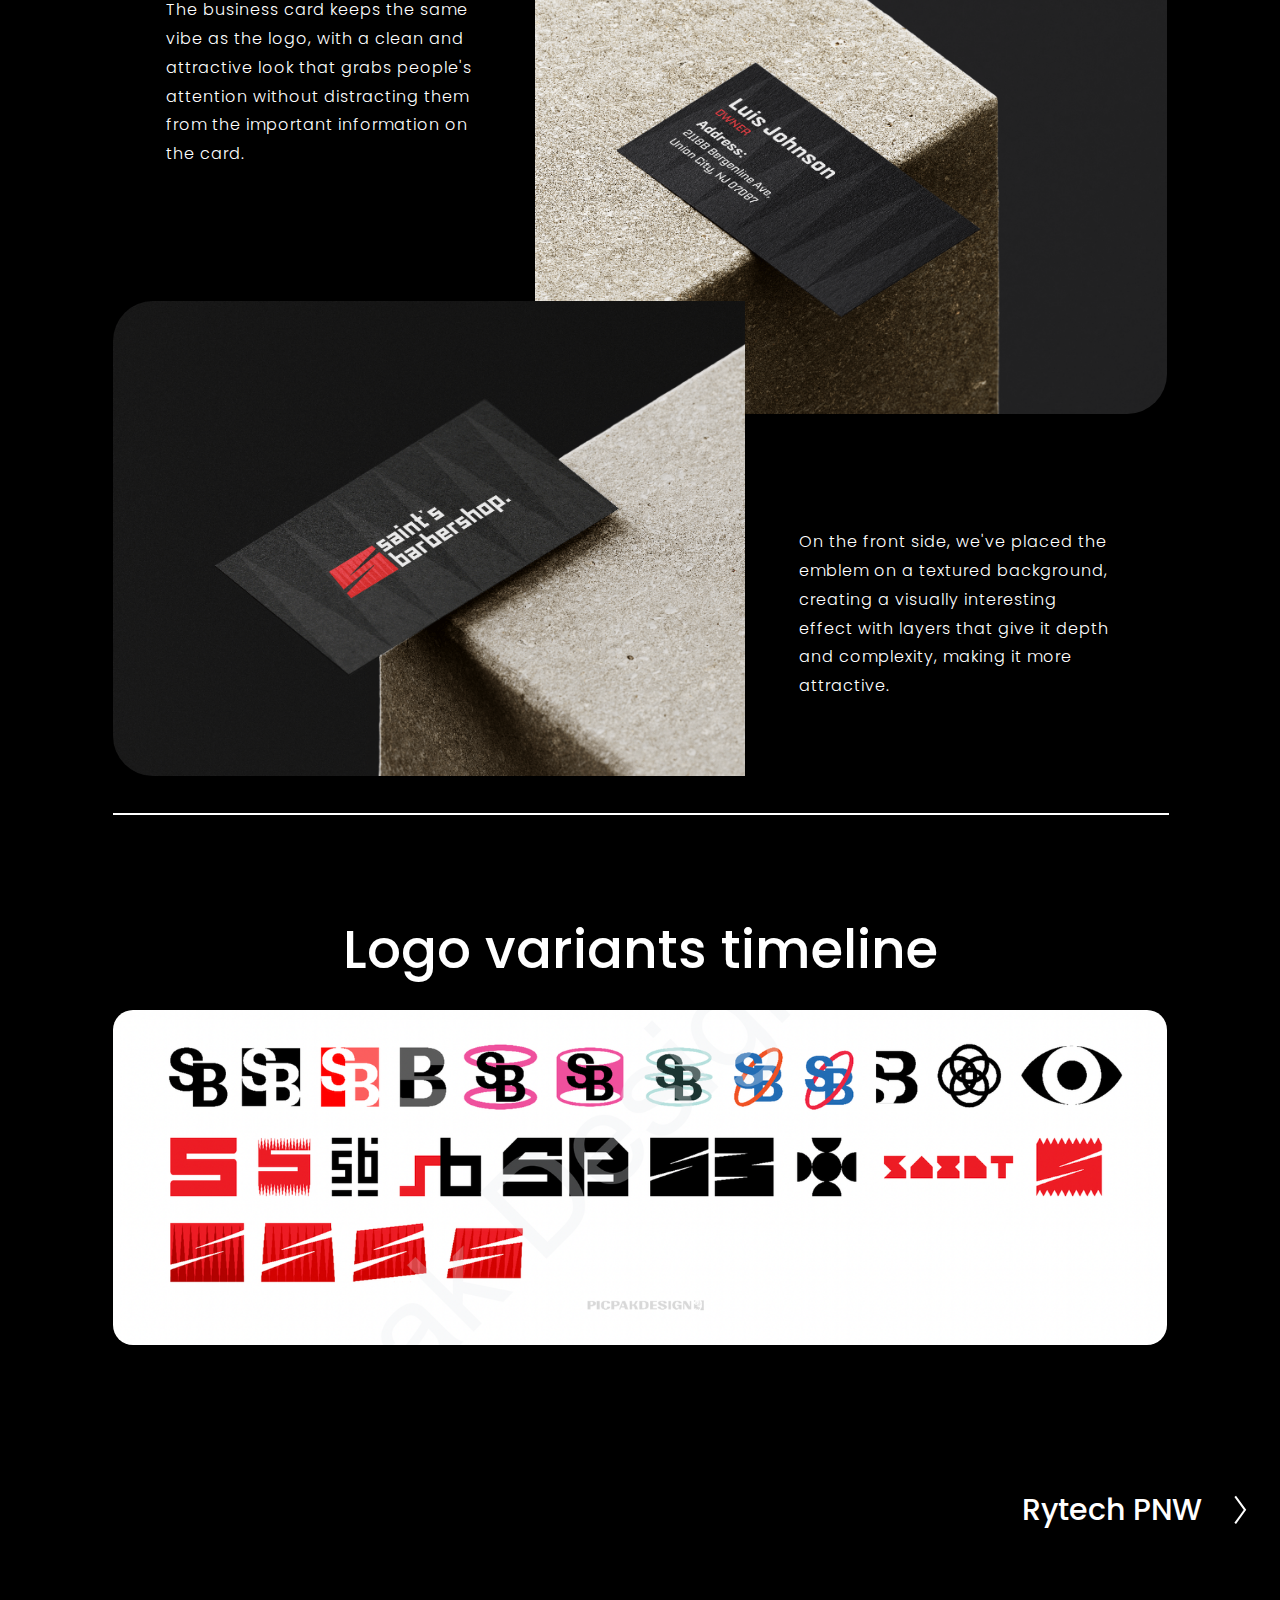
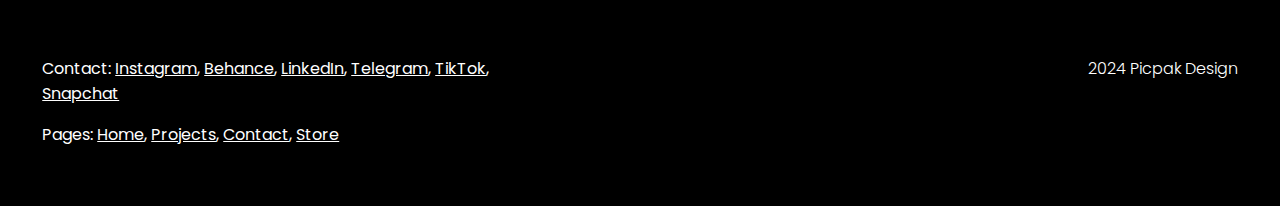
<file: saint.html>
<!DOCTYPE html>
<html lang="en">

<head>
    <meta charset="UTF-8">
    <meta name="viewport" content="width=device-width, initial-scale=1.0">
    <title>Picpak Design</title>
    <link href="https://fonts.googleapis.com/css2?family=Poppins:wght@400;500;600;700&display=swap" rel="stylesheet">
    <link rel="stylesheet" href="./assets/styles/style.css ">
</head>

<body>
    <div class="sqs-announcement-bar-dropzone">
        <div class="sqs-announcement-bar-custom-location">
            <div id="yui_3_17_2_1_1712299544339_251"
                class="yui3-widget sqs-widget sqs-announcement-bar sqs-announcement-bar-focused">
                <div id="yui_3_17_2_1_1712299544339_253" class="sqs-announcement-bar-content"><a
                        class="sqs-announcement-bar-url" href="#" aria-labelledby="announcement-bar-text-inner-id"
                        id="yui_3_17_2_1_1712299544339_319"></a>


                    <div class="sqs-announcement-bar-text">
                        <span class="sqs-announcement-bar-close" tabindex="0" role="button"
                            aria-label="Close Announcement"></span>
                        <div id="announcement-bar-text-inner-id" class="sqs-announcement-bar-text-inner">
                            <p class="" style="white-space:pre-wrap;">— APPLY CODE “NEW20” TO GET 20% DISCOUNT —</p>
                        </div>
                    </div>
                </div>
            </div>
        </div>
    </div>

    <!-- navbar section  -->

    <header class="header-section" id="header">
        <div class="header-content">
            <div class="logo">
                <img src="./assets/images/Mask232.png" alt="">
            </div>
            <div class="menu-items">
                <ul>
                    <li><a href="index.html">
                            Home
                        </a></li>
                    <li class="active"><a href="projects.html">
                            Project
                        </a></li>
                    <li><a href="">
                            Contact
                        </a></li>
                    <li><a href="">
                            Store
                        </a></li>
                </ul>
            </div>
            <div class="cart">
                <a href="" class="login-text">
                    Login
                </a>
                <div class="cart-img">
                    <img src="./assets/images/svgexport-1 (2).svg" alt="">
                </div>
                <a href="" class="login">
                    0
                </a>
                <div class="burger-box" id="burger-box">
                    <div class="burger-inner header-menu-icon-doubleLineHamburger" id="burger-inner">
                        <div class="top-bun"></div>
                        <div class="bottom-bun"></div>
                    </div>
                </div>
            </div>
        </div>
    </header>

    <!-- main-section -->

    <section class="main-section">
        <div class="row">
            <div class="left-sec">
                <div class="">
                    <div class="sqs-html-content">
                        <h1><strong>Saint’s Barbershop<br>Brand Project<br>Logo + Business Card</strong></h1>
                    </div>

                    <div class="desc-sec">
                        <p style="text-align: justify;   ">We picked the main idea for the logo
                            of Saint's Barbershop from over
                            twenty designs. It's the first letter of "Saint" which stands out the most. The logo is
                            really well designed, simple, and memorable.</p>
                        <p style="text-align: justify;   ">The slight tilt of 3.75 degrees in both the emblem and the
                            name gives a feeling of movement, making it look lively. The shape of the letter "S" in the
                            symbol even looks like a pair of scissors, subtly placed on its sides.</p>
                    </div>
                </div>
            </div>
            <div class="right-sec">
                <div class="img-con">
                    <img src="./assets/images/Mockup+2-min.png" alt="">
                </div>
                <div class="desc-sec2">
                    <p style="text-align: justify;   ">We picked the main idea for the logo
                        of Saint's Barbershop from over
                        twenty designs. It's the first letter of "Saint" which stands out the most. The logo is
                        really well designed, simple, and memorable.</p>
                    <p style="text-align: justify;   ">The slight tilt of 3.75 degrees in both the emblem and the
                        name gives a feeling of movement, making it look lively. The shape of the letter "S" in the
                        symbol even looks like a pair of scissors, subtly placed on its sides.</p>
                </div>

            </div>
        </div>
    </section>



    <section class="main-section">
        <div class="row">
            <div class="left-sec2">
                <div class="img-con2">
                    <img src="./assets/images/Mockup+1-min.png" alt="">
                </div>
            </div>
            <div class="right-sec2">
                <div class="right-desc">
                    <p>We carefully chose colors for the logo, focusing mainly on shades of red.
                        This color has a long history in beauty places, along with the usual white, blue, and red. Even
                        though we used a mix of colors to hint at the razor in the emblem, it still looks great even in
                        just one color, like black and white.</p>
                </div>

            </div>
        </div>
    </section>

    <div class="container2" style="padding-top: 40px; padding-bottom: 40px;">
        <div class="row mbl-row">
            <div class="left-sec3">
                <div class="description">
                    <p>The business card keeps the same vibe as the logo, with a clean and
                        attractive look that grabs people's attention without distracting them from the important
                        information on the card.</p>
                </div>
            </div>
            <div class="right-sec3">
                <div class="img-con3">
                    <img src="./assets/images/Mockup+4-min.png" alt="">
                </div>
            </div>
        </div>
        <div class="row mbl-row2">
            <div class="right-sec3 ">
                <div class="img-con4">
                    <img src="./assets/images/Mockup+3-min.png" alt="">
                </div>
            </div>
            <div class="left-sec3">

                <div class="description2">
                    <p>On the front side, we've placed the emblem on a textured background, creating a visually
                        interesting effect with layers that give it depth and complexity, making it more attractive.</p>
                </div>
            </div>
        </div>

        <div class="mbl-pad">
            <div class="" style="border: 1px solid white; width: 100%; margin: 30px 0px;"></div>
            <div class="" style="padding: 30px 0px; text-align: center;">
                <h1 class="title4">
                    Logo variants timeline
                </h1>
                <img src="./assets/images/Screenshot+2024-02-16+at+11.30.52 PM.png"
                    style="width: 100%; height: auto; border-radius: 20px;" alt="">
            </div>
        </div>
    </div>

    <div class="row" style="padding: 40px 30px;">
        <div class=""></div>
        <a href="rytech.html" style="text-decoration: none;">
            <div class="pagina" style="display: flex; align-items: center; gap: 30px;">
                <h2 class="item-pagination-title " style="">
                    Rytech PNW</h2>
                <svg class="caret-right-icon--small" viewBox="0 0 9 16">
                    <polyline fill="none" stroke-miterlimit="10" points="1.6,1.2 6.5,7.9 1.6,14.7"></polyline>
                </svg>

            </div>
        </a>
    </div>


    <!-- footer-section  -->
    <footer class="footer-section">
        <div class="footer-content">
            <div class="links-soacial">
                <p class="" style=" ">
                    Contact: <a href="https://www.instagram.com/picpak_design/?igshid=YmMyMTA2M2Y%3D"
                        tabindex="0">Instagram</a>, <a href="#" tabindex="0">Behance</a>, <a href="#"
                        tabindex="0">LinkedIn</a>, <a href="#" tabindex="0">Telegram</a>, <a href="#"
                        tabindex="0">TikTok</a>, <br> <a href="#" tabindex="0">Snapchat</a></p>
                <p>
                    Pages: <a href="#" target="" tabindex="0">Home</a>, <a href="#" tabindex="0">Projects</a>, <a
                        href="#" tabindex="0">Contact</a>, <a href="#" tabindex="0">Store</a></p>
            </div>
            <div class="links-soacial">
                <p style="text-align: right;  " class="preFade fadeIn">2024 Picpak Design</p>
            </div>
        </div>
    </footer>
    <script>
        let prevScrollPos = window.pageYOffset;
        const header = document.getElementById("header");

        window.onscroll = function () {
            let currentScrollPos = window.pageYOffset;
            let headerTopPosition;

            // Hide/show header based on scroll direction
            if (prevScrollPos > currentScrollPos) {
                header.style.top = "0";
            } else {
                header.style.top = "-80px"; // Default value for desktop
            }

            prevScrollPos = currentScrollPos;

            // Fix header and change background color when scrolling past its initial position
            if (window.pageYOffset > header.offsetTop) {
                header.classList.add("fixed");
            } else {
                header.classList.remove("fixed");
            }

            // Adjust top position based on screen width
            if (window.innerWidth <= 768) {
                headerTopPosition = "120px"; // For mobile screens
            } else {
                headerTopPosition = "80px"; // For desktop screens
            }

            // When reaching the top of the screen
            if (currentScrollPos === 0) {
                header.style.top = headerTopPosition;
            }
        };
    </script>
    <script>
        document.addEventListener('DOMContentLoaded', function () {
            var burgerBox = document.getElementById('burger-box');
            var burgerInner = document.getElementById('burger-inner');

            burgerBox.addEventListener('click', function () {
                burgerInner.classList.toggle('close');
            });
        });
    </script>
</body>

</html>
</file>
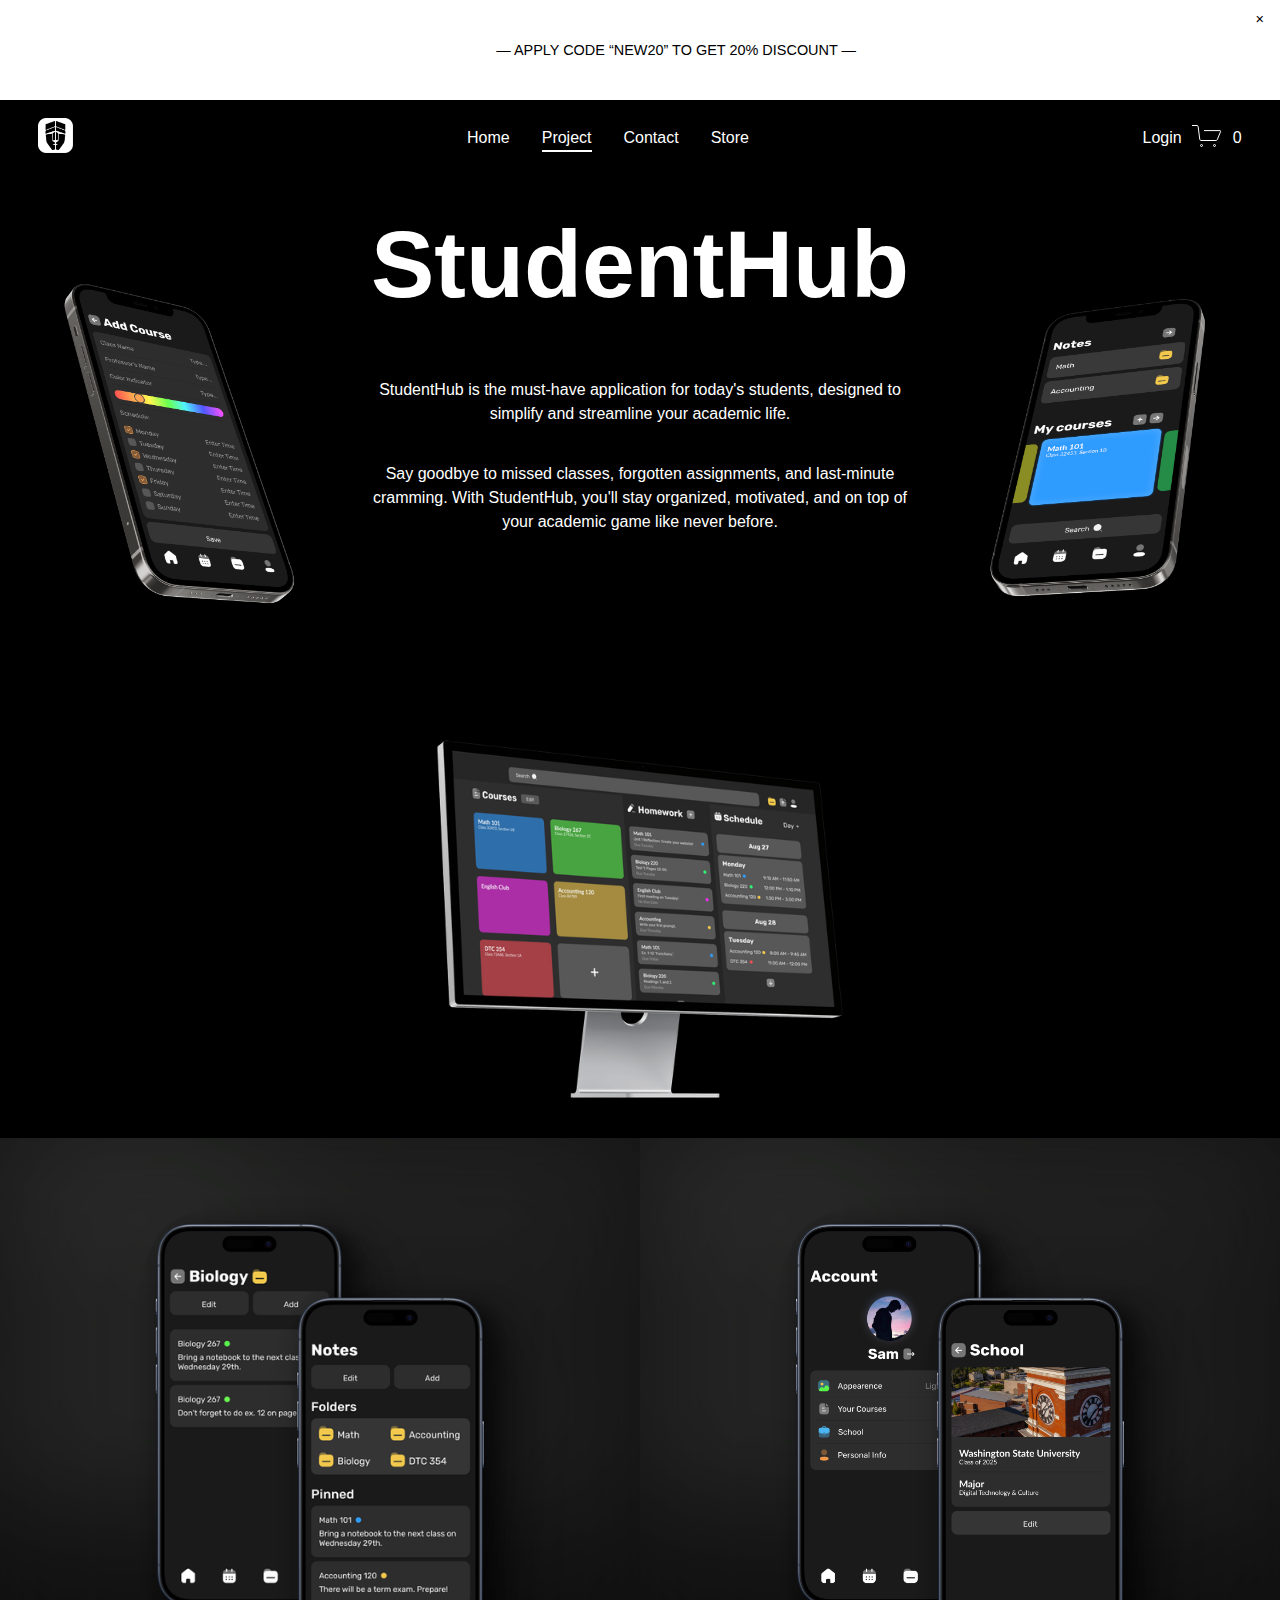
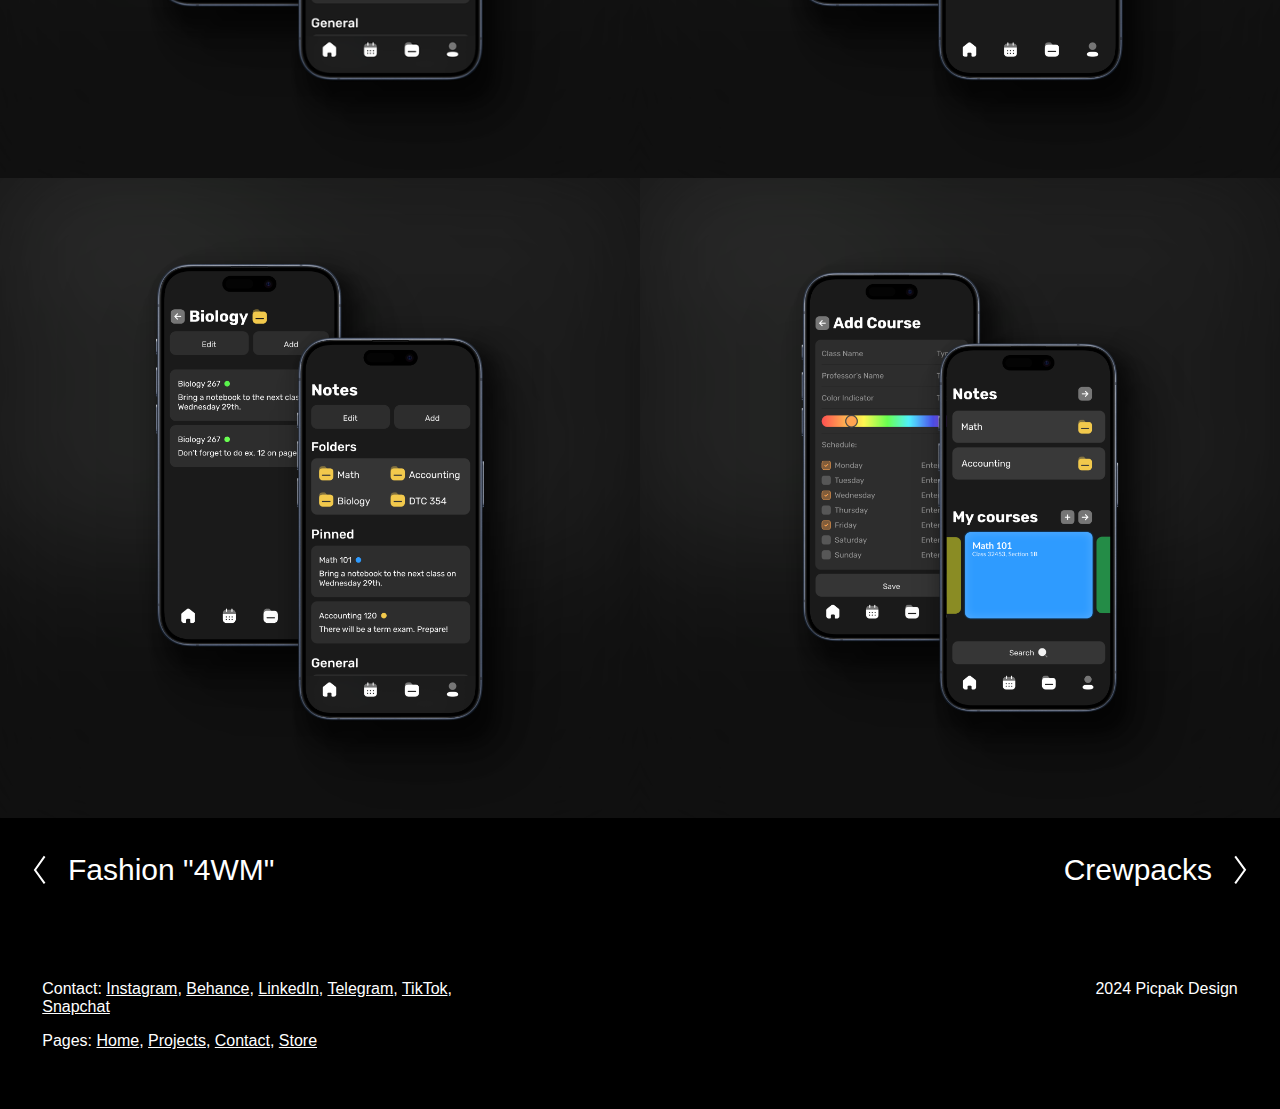
<file: studenthub.html>
<!DOCTYPE html>
<html lang="en">
  <head>
    <meta charset="UTF-8" />
    <meta name="viewport" content="width=device-width, initial-scale=1.0" />
    <title>Student Hub</title>
    <link rel="stylesheet" href="./assets/styles/style.css" />
    <link rel="stylesheet" href="./assets//styles/index.css" />
  </head>
  <body>
    <div class="sqs-announcement-bar-dropzone">
      <div class="sqs-announcement-bar-custom-location">
        <div
          id="yui_3_17_2_1_1712299544339_251"
          class="yui3-widget sqs-widget sqs-announcement-bar sqs-announcement-bar-focused"
        >
          <div
            id="yui_3_17_2_1_1712299544339_253"
            class="sqs-announcement-bar-content"
          >
            <a
              class="sqs-announcement-bar-url"
              href="#"
              aria-labelledby="announcement-bar-text-inner-id"
              id="yui_3_17_2_1_1712299544339_319"
            ></a>

            <div class="sqs-announcement-bar-text">
              <span
                class="sqs-announcement-bar-close"
                tabindex="0"
                role="button"
                aria-label="Close Announcement"
              ></span>
              <div
                id="announcement-bar-text-inner-id"
                class="sqs-announcement-bar-text-inner"
              >
                <p class="" style="white-space: pre-wrap">
                  — APPLY CODE “NEW20” TO GET 20% DISCOUNT —
                </p>
              </div>
            </div>
          </div>
        </div>
      </div>
    </div>

    <!--  NAVBAR -->
    <header class="header-section" id="header" style="background-color: black">
      <div class="header-content">
        <div class="logo">
          <img src="./assets/images/Mask232.png" alt="" />
        </div>
        <div class="menu-items">
          <ul>
            <li><a href="index.html"> Home </a></li>
            <li class="active"><a href="projects.html"> Project </a></li>
            <li><a href=""> Contact </a></li>
            <li><a href=""> Store </a></li>
          </ul>
        </div>
        <div class="cart">
          <a href="" class="login-text"> Login </a>
          <div class="cart-img">
            <img src="./assets/images/svgexport-1 (2).svg" alt="" />
          </div>
          <a href="" class="login"> 0 </a>
          <div class="burger-box" id="burger-box">
            <div
              class="burger-inner header-menu-icon-doubleLineHamburger"
              id="burger-inner"
            >
              <div class="top-bun"></div>
              <div class="bottom-bun"></div>
            </div>
          </div>
        </div>
      </div>
    </header>
    <!--   STUDENT SECTION -->
    <section class="student__section">
      <div class="student__hero">
        <div class="student__hero-img-1"></div>
        <div class="student__hero-content">
          <h2 class="student__hero-heading">StudentHub</h2>
          <p class="student__hero-para">
            StudentHub is the must-have application for today's students,
            designed to simplify and streamline your academic life.
          </p>
          <p class="student__hero-para">
            Say goodbye to missed classes, forgotten assignments, and
            last-minute cramming. With StudentHub, you'll stay organized,
            motivated, and on top of your academic game like never before.
          </p>
        </div>

        <div class="student__hero-img-2"></div>
      </div>
      <div class="student__hero-responsive">
        <div class="student__hero-reponsive-imgs">
          <div class="student__hero-img-1"></div>
          <div class="student__hero-img-2"></div>
        </div>
        <div class="student__hero-content">
          <h2 class="student__hero-heading">StudentHub</h2>
          <p class="student__hero-para">
            StudentHub is the must-have application for today's students,
            designed to simplify and streamline your academic life.
          </p>
          <p class="student__hero-para">
            Say goodbye to missed classes, forgotten assignments, and
            last-minute cramming. With StudentHub, you'll stay organized,
            motivated, and on top of your academic game like never before.
          </p>
        </div>
      </div>
      <!--   Laptop Pic -->
      <div class="student__hero-2">
        <img
          src="/assets/images/student-img-3.png"
          class="student__hero-2-img"
          alt="student-img-3"
        />
      </div>
      <!--   PICTURES -->
      <div class="student__hero-3" style="margin-top: 40px">
        <img
          src="/assets/images/student-img-4.png"
          class="student__hero-3-img hero-3-img-1"
          alt="student-img-4"
        />
        <img
          src="/assets/images/student-img-5.png"
          class="student__hero-3-img hero-3-img-2"
          alt="student-img-4"
        />
      </div>
      <div class="student__hero-3">
        <img
          src="/assets/images/student-img-4.png"
          class="student__hero-3-img hero-3-img-3"
          alt="student-img-4"
        />
        <img
          src="/assets/images/student-img-5.png"
          class="student__hero-3-img hero-3-img-4"
          alt="student-img-4"
        />
      </div>
    </section>

    <div
      class="student__pagination-row"
      style="padding: 10px 30px; background-color: black"
    >
      <a href="/fashion.html" style="text-decoration: none">
        <div
          class="pagina"
          style="display: flex; align-items: center; gap: 20px"
        >
          <svg
            xmlns:xlink="http://www.w3.org/1999/xlink"
            xmlns="http://www.w3.org/2000/svg"
            class="caret-left-icon--small"
            viewBox="0 0 9 16"
            width="18"
            height="32"
          >
            <polyline
              fill="none"
              stroke-miterlimit="10"
              points="7.3,14.7 2.5,8 7.3,1.2"
              stroke="#FFFFFF"
            ></polyline>
          </svg>
          <h2 class="item-pagination-title">Fashion "4WM"</h2>
        </div>
      </a>

      <a href="/studenthub.html" style="text-decoration: none">
        <div
          class="pagina"
          style="display: flex; align-items: center; gap: 20px"
        >
          <h2 class="item-pagination-title">Crewpacks</h2>
          <svg class="caret-right-icon--small" viewBox="0 0 9 16">
            <polyline
              fill="none"
              stroke-miterlimit="10"
              points="1.6,1.2 6.5,7.9 1.6,14.7"
            ></polyline>
          </svg>
        </div>
      </a>
    </div>

    <!-- footer-section  -->
    <footer class="footer-section" style="background-color: black">
      <div class="footer-content">
        <div class="links-soacial">
          <p class="">
            Contact:
            <a
              href="https://www.instagram.com/picpak_design/?igshid=YmMyMTA2M2Y%3D"
              tabindex="0"
              >Instagram</a
            >, <a href="#" tabindex="0">Behance</a>,
            <a href="#" tabindex="0">LinkedIn</a>,
            <a href="#" tabindex="0">Telegram</a>,
            <a href="#" tabindex="0">TikTok</a>, <br />
            <a href="#" tabindex="0">Snapchat</a>
          </p>
          <p>
            Pages: <a href="#" target="" tabindex="0">Home</a>,
            <a href="#" tabindex="0">Projects</a>,
            <a href="#" tabindex="0">Contact</a>,
            <a href="#" tabindex="0">Store</a>
          </p>
        </div>
        <div class="links-soacial">
          <p style="text-align: right" class="preFade fadeIn">
            2024 Picpak Design
          </p>
        </div>
      </div>
    </footer>
  </body>
</html>
</file>
<file: assets/styles/style.css>
body {
  font-family: "Poppins", sans-serif;
  margin: 0px;
  padding: 0;
  background-color: black;
}

.sqs-announcement-bar-dropzone {
  min-height: 2.3em;
}

.sqs-announcement-bar-dropzone {
  position: relative;
  z-index: 3;
  pointer-events: auto;
}

.sqs-announcement-bar {
  position: relative;
  top: 0;
  left: 0;
  z-index: 10000;
  text-align: center;
}

.sqs-announcement-bar {
  background: #ffffff;
}

.sqs-announcement-bar-url {
  position: absolute;
  top: 0;
  left: 0;
  width: 100%;
  height: 100%;
}

.sqs-announcement-bar-text {
  padding: 0.8em 3em;
  font-size: calc((0.9 - 1) * 1.2vw + 1rem);
}

.sqs-announcement-bar .sqs-announcement-bar-close {
  background: transparent;
}

.sqs-announcement-bar-close {
  cursor: pointer;
  position: absolute;
  top: 0;
  right: 0;
  width: 2.8em;
  height: 2.78em;
  background: rgba(0, 0, 0, 0.15);
}

.sqs-announcement-bar-close::after {
  content: "×";
  display: block;
  font-family: helvetica, arial, sans-serif;
  font-size: 1em;
  font-weight: 100;
  line-height: 2.7em;
  letter-spacing: normal;
  padding: 0px;
}

.header-section {
  position: absolute;
  z-index: 2;
  width: 100%;
  box-sizing: border-box;
  padding-top: 1vw;
  padding-bottom: 1vw;
  padding-left: 3vw;
  padding-right: 3vw;
  pointer-events: auto;
  background-color: transparent;
  transition: background-color 0.3s ease;
}

.fixed {
  position: fixed;
  background-color: black;
}
.fixed2 {
  position: fixed;
  background-color: white;
}
.header-content {
  display: flex;
  align-items: center;
  justify-content: space-between;
}

.logo img {
  width: auto;
  max-width: 100%;
  max-height: 35px;
}

.menu-items ul {
  display: flex;
  padding: 0px;
  list-style: none;
}

.menu-items ul li {
  position: relative;
  margin: 0px 1.25vw;
}

.menu-items ul li a {
  color: white;
  background-image: white;

  text-decoration: none;
}
.menu-items2 ul {
  display: flex;
  padding: 0px;
  list-style: none;
}

.menu-items2 ul li {
  position: relative;
  margin: 0px 1.25vw;
}

.menu-items2 ul li a {
  color: black;
  background-image: white;

  text-decoration: none;
}

.active::after {
  position: absolute;
  content: "";
  height: 2px;
  width: 100%;
  background-color: white;
  bottom: -5px;
  right: 0;
}
.active2::after {
  position: absolute;
  content: "";
  height: 2px;
  width: 100%;
  background-color: black;
  bottom: -5px;
  right: 0;
}
.cart {
  display: flex;
  gap: 10px;
  align-items: center;
}

.login {
  font-size: calc((1 - 1) * 1.2vw + 1rem);
  color: white;
  text-decoration: none;
}
.login-text {
  font-size: calc((1 - 1) * 1.2vw + 1rem);
  color: white;
  text-decoration: none;
}

.hero-section {
  height: 426px;
  background-color: #2641fe;
  border-bottom-left-radius: 60px;
  border-bottom-right-radius: 60px;
  position: relative;
  display: flex;
  justify-content: center;
  align-items: center;
}

.hero-section h1 {
  font-size: 125px;
  font-weight: 700;
  color: white;
}

.description-section {
  max-width: 734px;
  width: 100%;
  margin: auto;
  text-align: center;
  padding-bottom: 30px;
}

.description-section p {
  font-size: 24.196px;
  color: white;
}

.mar-text {
  font-size: 8rem;
}

.services-section {
  padding: 40px 0px;
  border-radius: 60px;
  background-color: white;
  margin-top: 30px;
}

.title-ser {
  font-size: 45.5056px;
  font-weight: 500;
  color: black;
}

.card {
  display: flex;
  flex-direction: column;
  align-items: center;
}

.card img {
  width: 100%;
  height: auto;
}

/* CSS for the layout */
.row {
  display: flex;
  justify-content: space-between;
}
.column-container {
  display: flex;
  flex-direction: column;
  flex: 1;
}
.column {
  flex: 1;
  padding: 20px;
  box-sizing: border-box;
}

.custom-container {
  max-width: 1200px;
  margin-right: auto;
  margin-left: auto;
  padding-right: 15px;
  padding-left: 15px;
}

.preScale {
  font-size: 33.6704px;
  color: black;
  font-weight: 500;
  margin-top: 0px;
  white-space: nowrap;
}

.bottom-sec {
  display: flex;
  flex-direction: column;
  justify-content: space-between;
  align-items: center;
}

.sqs-block-button-element--medium {
  padding: 1.3rem 2.171rem;
  font-size: calc((1 - 1) * 1.2vw + 1rem);
  border-radius: 300px;
  color: white;
  background-color: black;
  text-align: center;
  text-decoration: none;
  transition: 0.3s;
}

.sqs-block-button-element--medium:hover {
  opacity: 0.8;
}

.branding-section {
  padding: 40px 0px;
}

.branding {
  max-width: 734px;
  width: 100%;
  margin: auto;
  text-align: center;
}

.scaleIn2 {
  color: white;
  font-size: 45.5056px;
  font-weight: 500;
}

.preFade {
  font-size: 16px;
  color: white;
  font-weight: 300;
}

.mission-section {
  padding-top: 40px;
  padding-bottom: 80px;

  background-color: white;
  border-top-left-radius: 60px;
  border-top-right-radius: 60px;
}

.mission-tit {
  color: black;
  font-size: 45.5056px;
  font-weight: 500;
}

.ready-section {
  min-height: 384px;
  display: flex;
  flex-direction: column;
  position: relative;
  align-items: center;
  justify-content: center;
  background-color: #2641fe;
  border-radius: 60px;
  margin-top: -60px;
}

.sqsrte-small {
  font-size: 67.4px;
  font-weight: 700;
  color: white;
}

.sqs-block-button-element--large {
  padding: 1.3rem 2.171rem;
  font-size: calc((1 - 1) * 1.2vw + 1rem);
  border-radius: 300px;
  color: black;
  background-color: white;
  text-align: center;
  text-decoration: none;
  font-weight: 600;
  transition: 0.3s;
}

.sqs-block-button-element--large:hover {
  opacity: 0.8;
}

.footer-section {
  padding: 3.3vmax;
}

.footer-content {
  display: flex;
  justify-content: space-between;
}

.links-soacial p {
  color: white;
  font-size: 16px;
}

.links-soacial p a {
  color: white;
}

/* project page  */

.ready-section2 {
  padding: 40px 0px;
  display: flex;
  flex-direction: column;
  position: relative;
  align-items: center;
  justify-content: center;
  background-color: #2641fe;
  border-radius: 60px;
}

.projects-section {
  padding: 40px 0px;
}

.projects {
  font-size: 25px;
  color: white;
  font-weight: 500;
  margin-top: 15px;
}

.card2 img {
  transition: transform 0.3s ease;
}

.card2:hover img {
  transform: scale(1.1);
}

.card2 {
  display: flex;
  flex-direction: column;
  align-items: center;
}

.card2 img {
  width: 100%;
  height: auto;
}

/* saint page css  */
.main-section {
  padding-top: 80px;
}

.left-sec {
  max-width: 55%;
  width: 100%;
}

.right-sec {
  max-width: 45%;
  width: 100%;
}

.img-con {
  overflow: hidden;
  -webkit-mask-image: -webkit-radial-gradient(white, black);
  border-top-left-radius: 40px;
  border-bottom-left-radius: 40px;
  position: relative;
  width: 100%;
  height: 100%;
}

.img-con img {
  object-fit: cover;
  object-position: 50% 50%;
  height: 100%;
  width: 100%;
}

.sqs-html-content h1 {
  font-size: 60.176px;
  color: white;
  white-space: pre-wrap;
  font-weight: 500;
  padding-left: 40px;
}

.desc-sec {
  max-width: 415px;
  width: 100%;
  margin: auto;
  padding: 50px 0px;
}

.desc-sec p {
  font-size: 16px;
  font-weight: 300;
  color: rgb(255, 255, 255);
  margin-bottom: 20px;
}

.desc-sec2 {
  display: none;
}

.desc-sec2 p {
  font-size: 16px;
  font-weight: 300;
  color: rgb(255, 255, 255);
  margin-bottom: 20px;
}

.right-sec2 {
  max-width: 45%;
  width: 100%;
}

.left-sec2 {
  max-width: 55%;
  width: 100%;
}
.img-con2 {
  overflow: hidden;
  -webkit-mask-image: -webkit-radial-gradient(white, black);
  border-top-right-radius: 40px;
  border-bottom-right-radius: 40px;
  position: relative;
  width: 100%;
  height: 100%;
}
.img-con2 img {
  object-fit: cover;
  object-position: 50% 50%;
  height: auto;
  width: 100%;
}

.img-con3 img {
  object-fit: cover;
  object-position: 50% 50%;
  height: auto;
  width: 100%;
  border-top-right-radius: 40px;
  border-bottom-right-radius: 40px;
}
.img-con4 img {
  object-fit: cover;
  object-position: 50% 50%;
  height: auto;
  width: 100%;
  border-top-left-radius: 40px;
  border-bottom-left-radius: 40px;
}

.right-desc {
  max-width: 415px;
  width: 100%;
  color: white;
  margin: auto;
  padding-top: 40px;
}

.right-desc p {
  font-size: 16px;
  font-weight: 300;
  color: rgb(255, 255, 255);
}

.right-sec3 {
  max-width: 60%;
  width: 100%;
}
.left-sec3 {
  max-width: 40%;
  width: 100%;
}

.description {
  max-width: 315px;
  width: 100%;
  margin: auto;
}

.description p {
  font-size: 16px;
  font-weight: 300;
  color: rgb(255, 255, 255);
  word-break: break-word;
  line-height: 1.8em;
  letter-spacing: 1px;
  font-weight: 300;
  padding-top: 40px;
}
.description2 {
  max-width: 315px;
  width: 100%;
  margin: auto;
  padding-top: 50%;
}

.description2 p {
  font-size: 16px;
  font-weight: 300;
  color: rgb(255, 255, 255);
  word-break: break-word;
  line-height: 1.8em;
  letter-spacing: 1px;
  font-weight: 300;
}

.mbl-row2 {
  margin-top: -120px;
}
.title4 {
  font-size: 53.1px;
  color: white;
  font-weight: 500;
  margin-bottom: 20px;
}
.item-pagination-title {
  font-size: 30px;
  color: white;
  font-weight: 500;
  cursor: pointer;
}

.pagina svg {
  stroke: #ffffff;
  width: 18px;
  height: 32px;
  cursor: pointer;
}

.container2 {
  width: 100%;
  max-width: 1054px;
  margin: 0 auto;

  box-sizing: border-box;
}

.burger-box {
  display: none;
}

/* rytech-pnw page css  */

.design-section {
  padding: 40px 0px;
}
.design-text p {
  font-size: 68.6px;
  color: rgb(255, 255, 255);
  font-family: 300;
  line-height: 68.6px;
  margin-bottom: 10px;
}
.design-text h1 {
  font-size: 145.5px;
  color: rgb(255, 255, 255);
  font-family: 300;
  line-height: 145.5px;
  margin: 0;
}
.design-text h2 {
  font-size: 214.8px;
  color: rgb(255, 255, 255);
  font-family: 300;
  line-height: 214.8px;
  margin: 0;
}
.design-text {
  padding-bottom: 50%;
}

.image-cover img {
  display: block;
  object-fit: cover;
  object-position: 50% 50%;
  height: 683px;
  width: 100%;
}
.img2 img {
  display: block;
  object-fit: cover;
  object-position: 50% 50%;
  width: 100%;
  height: auto;
}

.img-reverse {
  display: none !important;
}

.img3 img {
  width: 100%;
  height: auto;
}

.titl-brif p {
  font-size: 108.3px;
  line-height: 108.3px;
  color: black;
  margin: 0px;
}
.description-brif p {
  font-size: 16px;
  font-weight: 300;
  color: rgb(0, 0, 0);
  line-height: 28.8px;
  max-width: 787px;
  width: 100%;
  margin-left: auto;
  opacity: 0.8;
  text-align: justify;
}
.boxes {
  position: relative;
}
.boxes img {
  width: 336px;
  height: auto;
}

/* purlux-brand-identity css */

.purlux-main {
  padding: 40px 0px;
  background-color: white;
  border-bottom-left-radius: 60px;
  border-bottom-right-radius: 60px;
}

.title-purlux {
  text-align: center;
  padding-top: 30px;
}
.title-purlux p {
  font-size: 244.3px;
  line-height: 244.3px;
  font-weight: 300;
  color: black;
  margin: 0;
}

@media screen and (min-width: 1055px) {
  .container2 {
    width: 100%;
    margin: 0 auto;
  }
  .centerd-img {
    height: 100%;
    display: flex;
    align-items: center;
  }
  .blue-box {
    position: absolute;
    top: -201px;
    right: 0;
  }
  .white-box {
    position: absolute;
    top: 127px;
  }
}

@media (max-width: 576px) {
  .custom-container {
    max-width: 100%;
    padding-right: 15px;
    padding-left: 15px;
  }
}

/* media query  */

@media (max-width: 800px) {
  .burger-box {
    position: relative;
    display: flex;
    align-items: center;
    justify-content: center;
    width: 35px;
    height: 35px;
  }
  .burger-inner {
    width: 100%;
    height: 100%;
  }
  .burger-inner .top-bun,
  .burger-inner .patty,
  .burger-inner .bottom-bun {
    background-color: white;
  }
  .burger-inner .top-bun {
    transform: translatey(-5.5px);
  }

  .burger-inner .top-bun,
  .burger-inner .patty,
  .burger-inner .bottom-bun {
    position: absolute;
    display: block;
    top: 0;
    left: 0;
    bottom: 0;
    margin: auto;
    content: "";
    width: 100%;
    transition: transform 250ms cubic-bezier(0.2, 0.6, 0.3, 1),
      width 250ms cubic-bezier(0.2, 0.6, 0.3, 1);
    will-change: transform, width;
  }
  .top-bun,
  .patty,
  .bottom-bun {
    height: 1px;
  }

  .burger-inner.close .top-bun {
    transform: rotate(45deg);
  }

  .burger-inner.close .bottom-bun {
    transform: rotate(-45deg);
  }
  .menu-items,
  .menu-items2 {
    display: none;
  }
  .login-text {
    display: none;
  }
  .hero-section {
    height: 200px;
    border-bottom-left-radius: 20px;
    border-bottom-right-radius: 20px;
  }

  .hero-section h1 {
    font-size: 47px;
    font-weight: 700;
    color: white;
  }

  .description-section {
    max-width: 100%;
    width: 100%;
    margin: 15px 0px;
  }

  .mar-text {
    font-size: 3rem;
  }

  .title-ser {
    font-size: 35.5056px;
  }

  .bottom-sec {
    display: flex;
    flex-direction: row;
    justify-content: space-between;
    width: 100%;
  }

  .row {
    display: flex;
    flex-direction: column;
    justify-content: space-between;
  }

  .column {
    width: 100%;
    padding: 0px;
  }

  .preScale {
    font-size: 28px;
    white-space: pre-wrap;
  }

  .branding {
    max-width: 100%;
    width: 100%;
    margin: auto;
  }

  .scaleIn2 {
    color: white;
    font-size: 35.5056px;
    font-weight: 500;
  }

  .mission-tit {
    font-size: 35.5056px;
    font-weight: 500;
  }

  .sqsrte-small {
    font-size: 46.4px;
    font-weight: 700;
    color: white;
  }

  .footer-content {
    display: flex;
    flex-direction: column;
  }

  .left-sec,
  .right-sec {
    max-width: 100%;
    width: 100%;
  }

  .sqs-html-content h1 {
    font-size: 48px;
    color: white;
  }

  .left-sec2,
  .right-sec2 {
    max-width: 100%;
    width: 100%;
  }
  .left-sec3,
  .right-sec3 {
    max-width: 100%;
    width: 100%;
  }

  .img-con img {
    object-fit: cover;
    object-position: 50% 50%;
    height: auto;
    width: 100%;
    border-top-left-radius: 40px;
    border-bottom-left-radius: 40px;
  }
  .img-con2 img {
    object-fit: cover;
    object-position: 50% 50%;
    height: auto;
    width: 100%;
    margin-right: 20px;
    border-top-right-radius: 40px;
    border-bottom-right-radius: 40px;
  }

  .desc-sec {
    max-width: 100%;
    width: 100%;
    margin: auto;
    display: none;
  }

  .desc-sec2 p {
    padding: 0px 20px;
  }

  .sqs-html-content h1 {
    padding-left: 20px;
  }

  .desc-sec2 {
    display: block;
  }
  .right-desc p {
    padding: 0px 20px;
  }
  .right-desc,
  .description {
    max-width: 100%;
    width: 100%;
    color: white;
  }

  .mbl-row {
    flex-direction: column-reverse;
  }
  .mbl-row2 {
    margin-top: 0px;
  }

  .img-con3 img {
    object-fit: cover;
    object-position: 50% 50%;
    height: auto;
    width: 100%;
    border-top-left-radius: 40px;
    border-bottom-left-radius: 40px;
    border-top-right-radius: 0;
    border-bottom-right-radius: 0;
  }
  .img-con4 img {
    object-fit: cover;
    object-position: 50% 50%;
    height: auto;
    width: 100%;
    border-top-left-radius: 0;
    border-bottom-left-radius: 0;
    border-top-right-radius: 40px;
    border-bottom-right-radius: 40px;
  }
  .description2 {
    max-width: 100%;
    width: 100%;
    margin: auto;
    padding-top: 30px;
    padding-bottom: 30px;
  }
  .description2 p {
    padding: 0px 20px;
  }
  .title4 {
    font-size: 37.1px;
  }
  .card img {
    width: 364px;
    height: auto;
  }
  .design-text p {
    font-size: 47.9px;

    line-height: 47.9px;
  }
  .design-text h1 {
    font-size: 101.6px;

    line-height: 101.6px;
  }
  .design-text {
    padding-bottom: 0px;
  }
  .design-text h2 {
    font-size: 150.1px;
    color: rgb(255, 255, 255);
    font-family: 300;
    line-height: 150.1px;
    margin: 0;
  }
  .image-cover img {
    display: block;
    object-fit: cover;
    object-position: 50% 50%;
    height: auto;
    width: 100%;
  }
  .img-reverse {
    display: block;
    padding: 20px 0px;
  }
  .image-cover {
    display: none;
  }
  .titl-brif p {
    font-size: 114px;
    line-height: 114px;
    text-align: center;
    color: black;
  }

  .container2 {
    padding: 0px 20px;
  }
  .title-purlux p {
    font-size: 94px;
    line-height: 94px;
  }
}
</file>
<file: assets/styles/index.css>
body {
  font-family: "Poppins", sans-serif;
  margin: 0px;
  padding: 0;
  background-color: white;
}
.fashion-container {
  position: relative;
  width: 100%;
  height: 50%;
  overflow: hidden;
  color: white;
  display: flex;
  align-items: center;
  flex-direction: column;
  background-color: white;

  clip-path: polygon(0 0, 100% 0%, 100% 90%, 0% 100%);
}

@media (min-width: 1800px) {
  .fashion-container {
    width: 100vw;
    position: relative;
    overflow: auto;
  }
}

.fashion-section {
  display: flex;
  align-items: center;
  justify-content: center;
  width: 100%;
  position: absolute;
  top: 50%;
  left: 50%;
  transform: translate(-50%, -50%);
}

.fashion-section img {
  max-width: 584px;
  height: auto;
}

@media (max-width: 660px) {
  .fashion-section img {
    max-width: 400px;
  }
}

@media (max-width: 400px) {
  .fashion-section img {
    max-width: 300px;
  }
}

/*   Fashion About Section */
.fashion__about-section {
  max-width: 1440px;
  margin: 0 auto;
  padding: 0 20px;
  display: flex;
  background-color: white;
  justify-content: center;
  gap: 30px;
  align-items: flex-start;
}
.fashion__about-left {
  display: flex;
  align-items: start;
}
.fashion__about-text-1 {
  font-size: 70px;
  font-weight: 300;
  text-align: start;
}
.fashion__about-text-2 {
  font-size: 100px;
  font-weight: 700;
}

.fashion__about-right {
  display: flex;
  justify-content: center;
  align-items: center;
  flex-basis: 30%;
}

.fashion__about-right p {
  font-size: 16px;
  font-weight: 300;
  color: #333;
  line-height: 30px;
}

@media (max-width: 760px) {
  .fashion__about-section {
    flex-direction: column;
    gap: 20px;
    align-items: center;
  }
  .fashion__about-text-1 {
    font-size: 80px;
  }
  .fashion__about-text-2 {
    font-size: 110px;
  }
}
@media (max-width: 450px) {
  .fashion__about-text-1 {
    font-size: 60px;
  }
  .fashion__about-text-2 {
    font-size: 65px;
  }
}

.fashion__content {
  background-color: black;
  color: white;
  clip-path: polygon(0 8%, 100% 0, 100% 100%, 0% 100%);
  padding: 50px 10px;
  display: flex;
  flex-direction: column;
  gap: 50px;
}

.fashion__animation {
  display: flex;
  flex-direction: column;
  gap: 10px;
}
.fashion__animation-heading {
  font-size: 70px;
  font-weight: 800;
  text-align: center;
  margin-top: 100px;
  line-height: 40px;
}
.fashion__animation-subHeading {
  font-size: 40px;
  font-weight: 400;
  text-align: center;
}

.fashion__animation-cards {
  display: flex;
  gap: 20px;
  justify-content: center;
  align-items: center;
  gap: 20px;
  flex-wrap: wrap;
}
.fashion__animation-card {
  max-width: 550px;
}

@media (max-width: 760px) {
  .fashion__animation-heading {
    font-size: 50px;
  }
  .fashion__animation-subHeading {
    font-size: 30px;
  }
  .fashion__animation-cards {
    display: flex;
    gap: 20px;
    flex-direction: column;
    justify-content: center;
    align-items: center;
    gap: 20px;
  }
}

@media (max-width: 600px) {
  .fashion__animation-heading {
    font-size: 35px;
  }
  .fashion__animation-subHeading {
    font-size: 25px;
  }
  .fashion__animation-card {
    max-width: 380px;
  }
}

/*  DIVIDER */
.divider {
  width: 100%;
  height: 7px; /* Adjust the height of the divider as needed */
  border-top: 7px dashed #33ffff; /* Adjust color and style as needed */
  transform: skewY(-3deg);
  margin-top: 40px;
}

.fashion__website {
  display: flex;
  flex-direction: column;
  gap: 10px;
}

.fashion__website-heading {
  font-size: 60px;
  font-weight: 400;
  text-align: center;
  margin-top: 100px;
  line-height: 40px;
}

.website-img {
  border-top-right-radius: 30px;
  border-bottom-right-radius: 30px;
}

@media (max-width: 760px) {
  .fashion__website-heading {
    font-size: 50px;
  }
  .website-img {
    max-width: 90%;
    margin: 0 auto;
  }
}

.fashion__pagination-row {
  display: flex;
  justify-content: space-between;
  gap: 30px;
}

@media (max-width: 760px) {
  .item-pagination-title {
    font-size: 20px;
  }
}

/*  STUDENT HUB PAGE */
.student__section {
  background-color: black;
  color: white;
  padding-top: 50px;
}
.student__hero {
  display: flex;
  gap: 20px;
  /* align-items: center; */
  max-width: 1600px;
  margin: 20px auto;
}
.student__hero img {
  max-width: 450px;
  height: 500px;
}

.student__hero-img-1,
.student__hero-img-2 {
  flex-basis: 100%;
}
.student__hero-content {
  flex-basis: 60%;
  display: flex;
  flex-direction: column;
  max-width: 70%;
}

.student__hero-img-1 {
  max-width: 450px;
  width: 450px;
  height: 550px;
  background: url("/assets/images/student-img-1.png");
  background-size: cover;
  background-position: center;
}

.student__hero-img-2 {
  max-width: 450px;
  width: 450px;
  height: 550px;
  background: url("/assets/images/student-img-2.png");
  background-size: cover;
  background-position: center;
}
.student__hero-heading {
  font-size: 95px;
  font-weight: 800;
  line-height: 30px;
  text-align: center;
}
.student__hero-para {
  font-size: 16px;
  font-weight: 300;
  text-align: center;
  margin-top: 20px;
  line-height: 24px;
}
.student__hero-responsive {
  display: none;
}

@media (max-width: 1100px) {
  .student__hero {
    display: none;
  }
  .student__hero-responsive {
    display: flex;
    flex-direction: column;
    gap: 20px;
    overflow-x: hidden;
    align-items: center;
  }
  .student__hero-reponsive-imgs {
    display: flex;
    justify-content: space-between;
  }
}

@media (max-width: 900px) {
  .student__hero-img-1 {
    max-width: 400px;
    width: 350px;
    height: 400px;
  }
  .student__hero-img-2 {
    max-width: 400px;
    width: 350px;
    height: 400px;
  }
}

@media (max-width: 700px) {
  .student__hero-img-1 {
    max-width: 50%;
    width: 250px;
    height: 400px;
  }
  .student__hero-img-2 {
    max-width: 50%;
    width: 250px;
    height: 400px;
  }
  .student__hero-heading {
    font-size: 50px;
    font-weight: 800;
    line-height: 30px;
    text-align: center;
  }
}

@media (max-width: 450px) {
  .student__hero-img-1 {
    max-width: 50%;
    width: 200px;
    height: 300px;
  }
  .student__hero-img-2 {
    max-width: 50%;
    width: 200px;
    height: 300px;
  }
  .student__hero-heading {
    font-size: 40px;
    font-weight: 800;
    line-height: 30px;
    text-align: center;
  }
}

.student__hero-2 {
  display: flex;
  justify-content: center;
}

.student__hero-2-img {
  max-width: 600px;
  height: auto;
}

@media (max-width: 1100px) {
  .student__hero-2-img {
    margin-top: 20px;
  }
}

@media screen and (max-width: 760px) {
  .student__hero-2-img {
    width: 80%;
    margin: 20px auto;
  }
}

.student__hero-3 {
  display: flex;
}

.student__hero-3-img {
  max-width: 50%;
  height: auto;
  flex-basis: 50%;
}

.hero-3-img-1 {
  content: url("/assets/images/student-img-4-lg.png");
}
.hero-3-img-2 {
  content: url("/assets/images/student-img-5-lg.png");
}
.hero-3-img-3 {
  content: url("/assets/images/student-img-6-lg.png");
}
.hero-3-img-4 {
  content: url("/assets/images/student-img-7-lg.png");
}

/* Styling for small screens */
@media only screen and (max-width: 600px) {
  .hero-3-img-1 {
    content: url("/assets/images/student-img-4-sm.png");
  }
  .hero-3-img-2 {
    content: url("/assets/images/student-img-5-sm.png");
  }
  .hero-3-img-3 {
    content: url("/assets/images/student-img-6-sm.png");
  }
  .hero-3-img-4 {
    content: url("/assets/images/student-img-7-sm.png");
  }
}

/* Styling for medium screens */
@media only screen and (min-width: 601px) and (max-width: 900px) {
  .hero-3-img-1 {
    content: url("/assets/images/student-img-4-md.png");
  }
  .hero-3-img-2 {
    content: url("/assets/images/student-img-5-md.png");
  }
  .hero-3-img-3 {
    content: url("/assets/images/student-img-6-md.png");
  }
  .hero-3-img-4 {
    content: url("/assets/images/student-img-7-md.png");
  }
}

/* Styling for large screens */
@media only screen and (min-width: 1400px) {
  .hero-3-img-1 {
    content: url("/assets/images/student-img-4-xl.png");
  }
  .hero-3-img-2 {
    content: url("/assets/images/student-img-5-xl.png");
  }
  .hero-3-img-3 {
    content: url("/assets/images/student-img-6-xl.png");
  }
  .hero-3-img-4 {
    content: url("/assets/images/student-img-7-xl.png");
  }
}

.student__pagination-row {
  display: flex;
  justify-content: space-between;
  gap: 30px;
}

@media screen and (max-width: 660px) {
  .fashion-container {
    height: 70vh;
  }
  #video-bg {
    height: 100%;
  }
}

@media screen and (min-width: 1800px) {
  #video-bg {
    width: 100%;
  }
}
</file>
